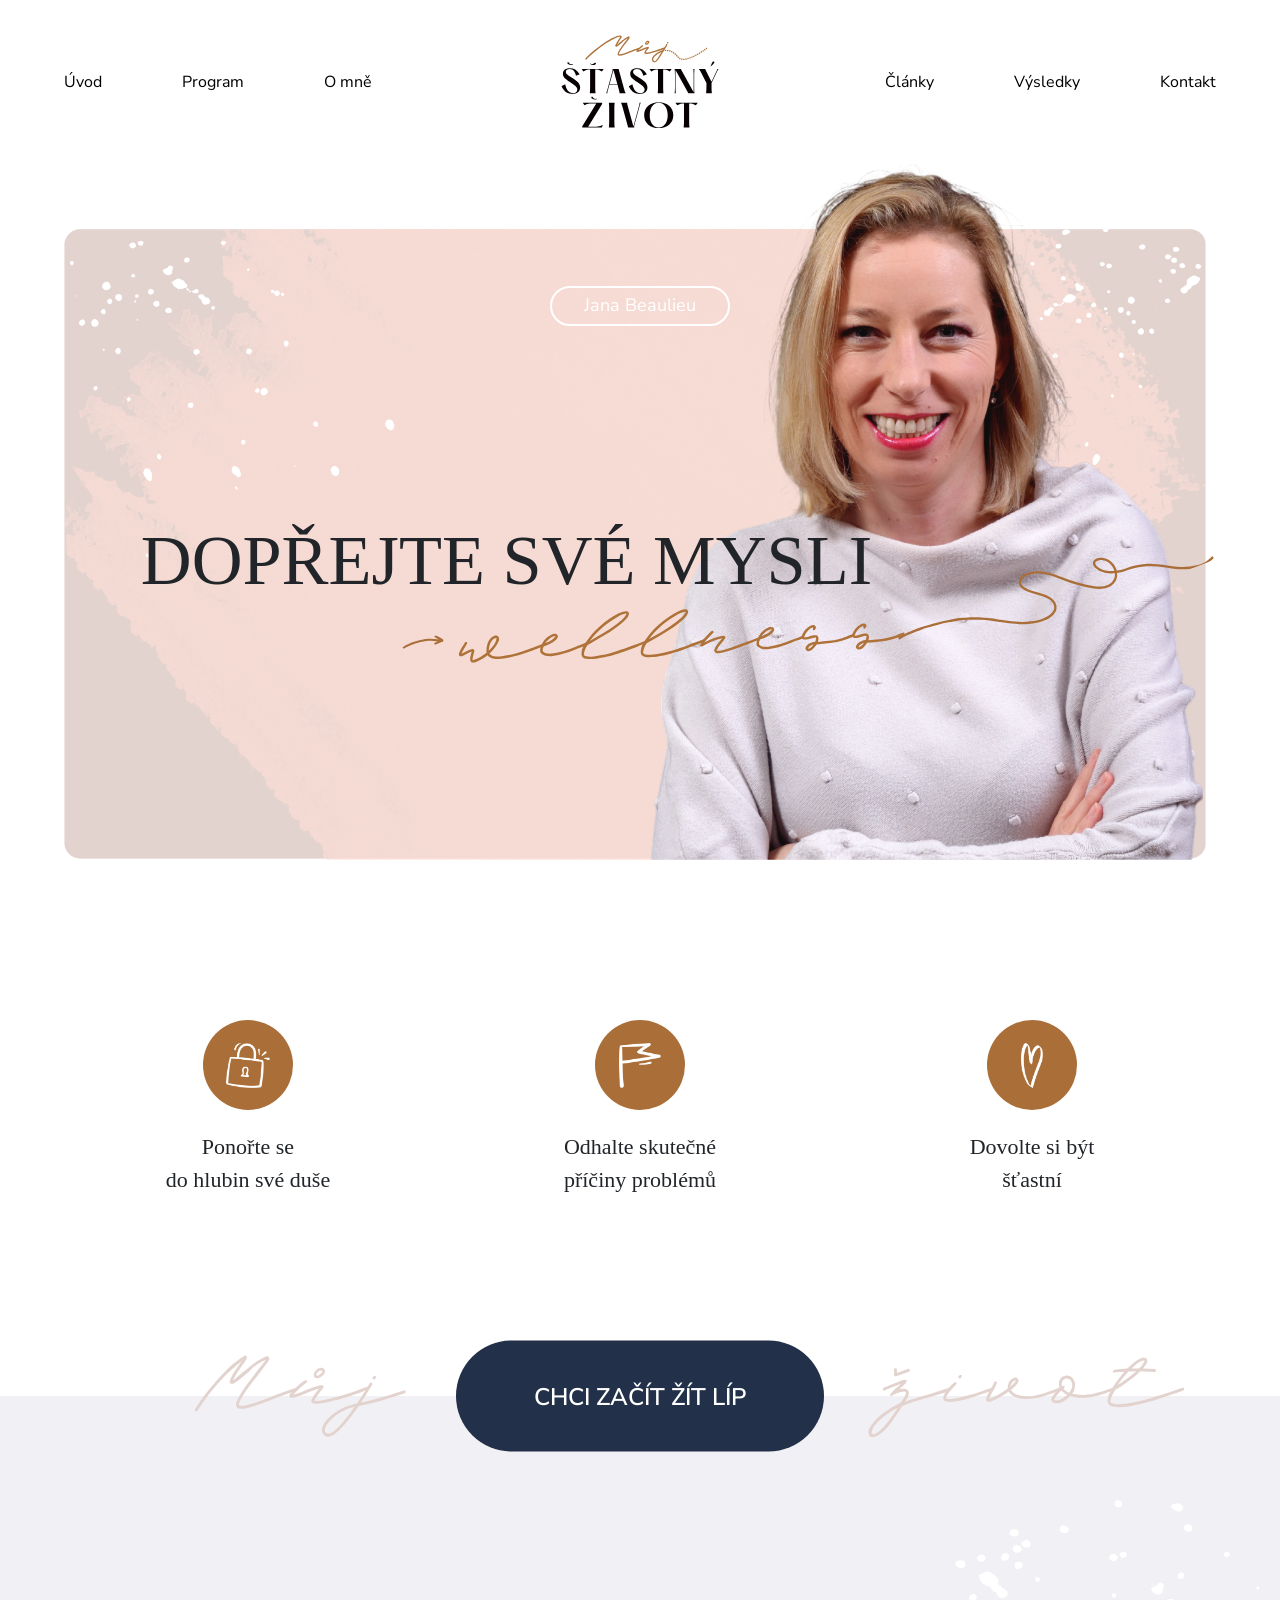
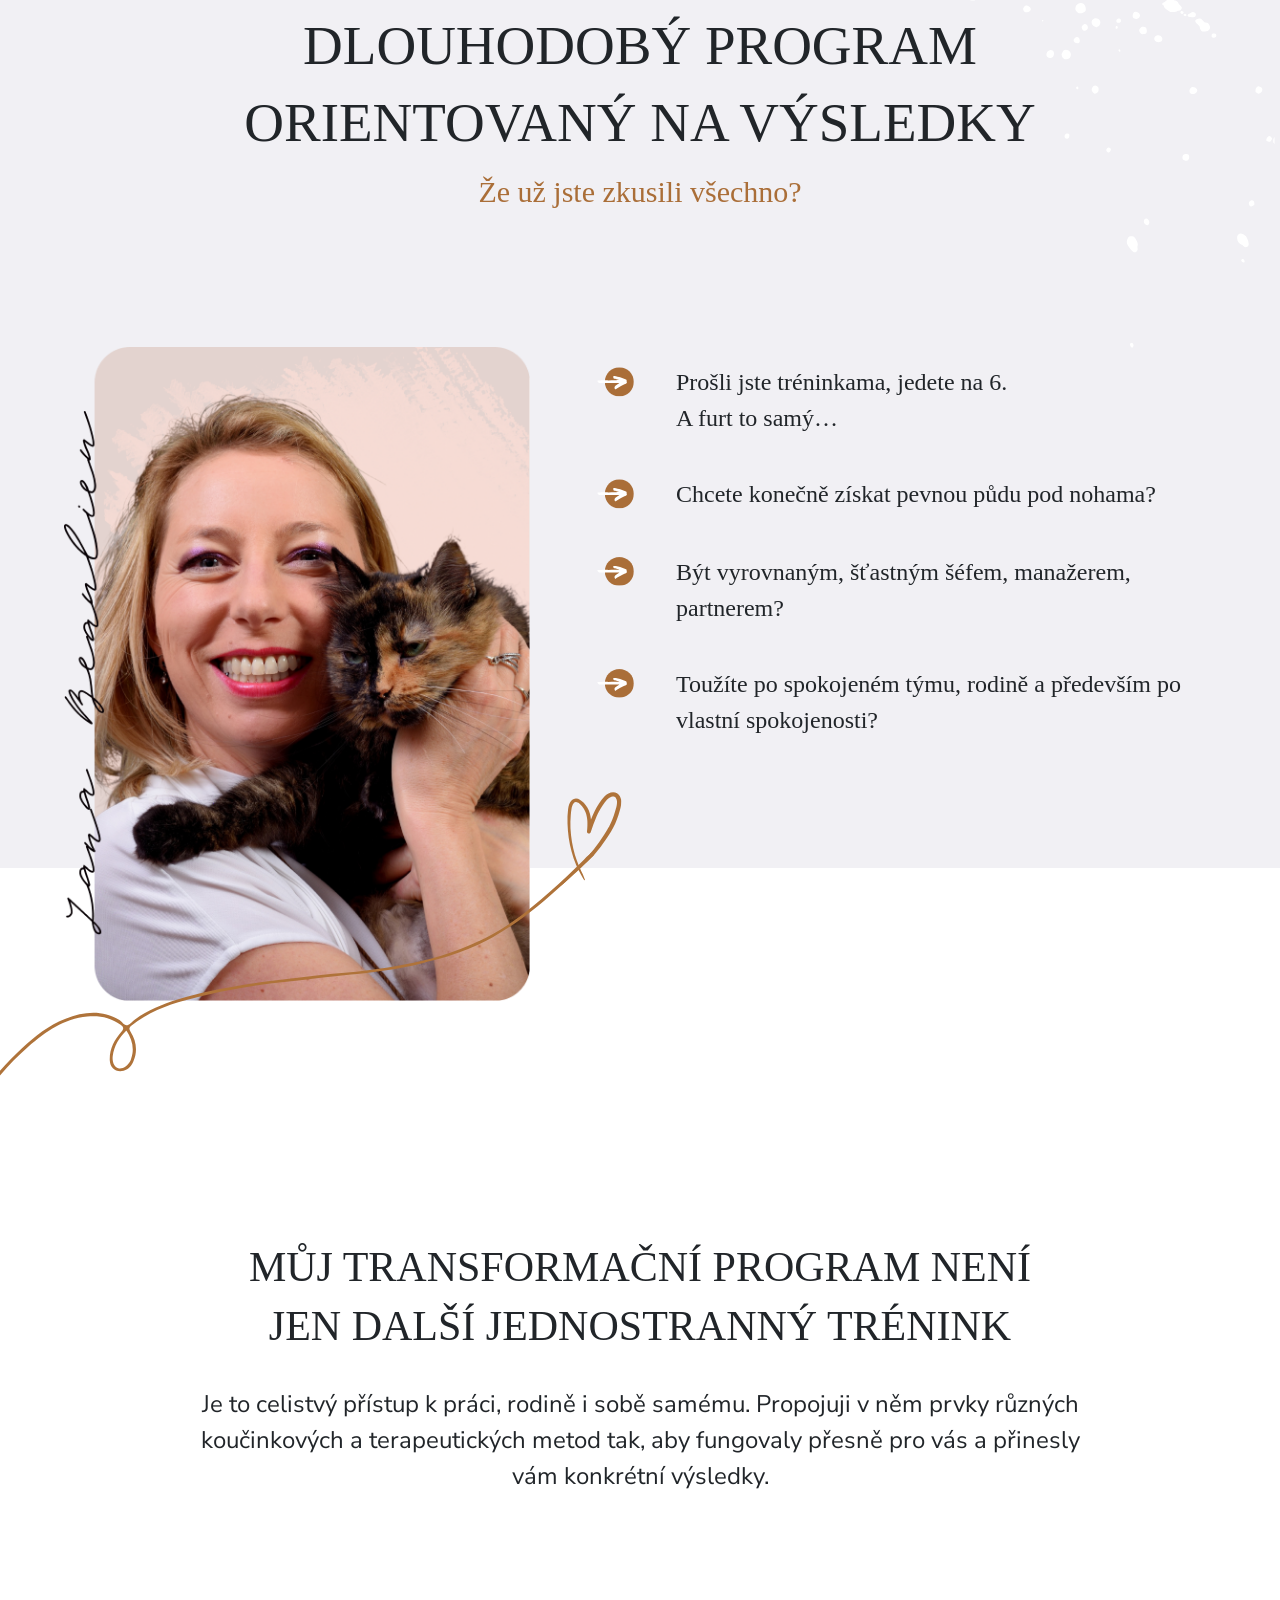
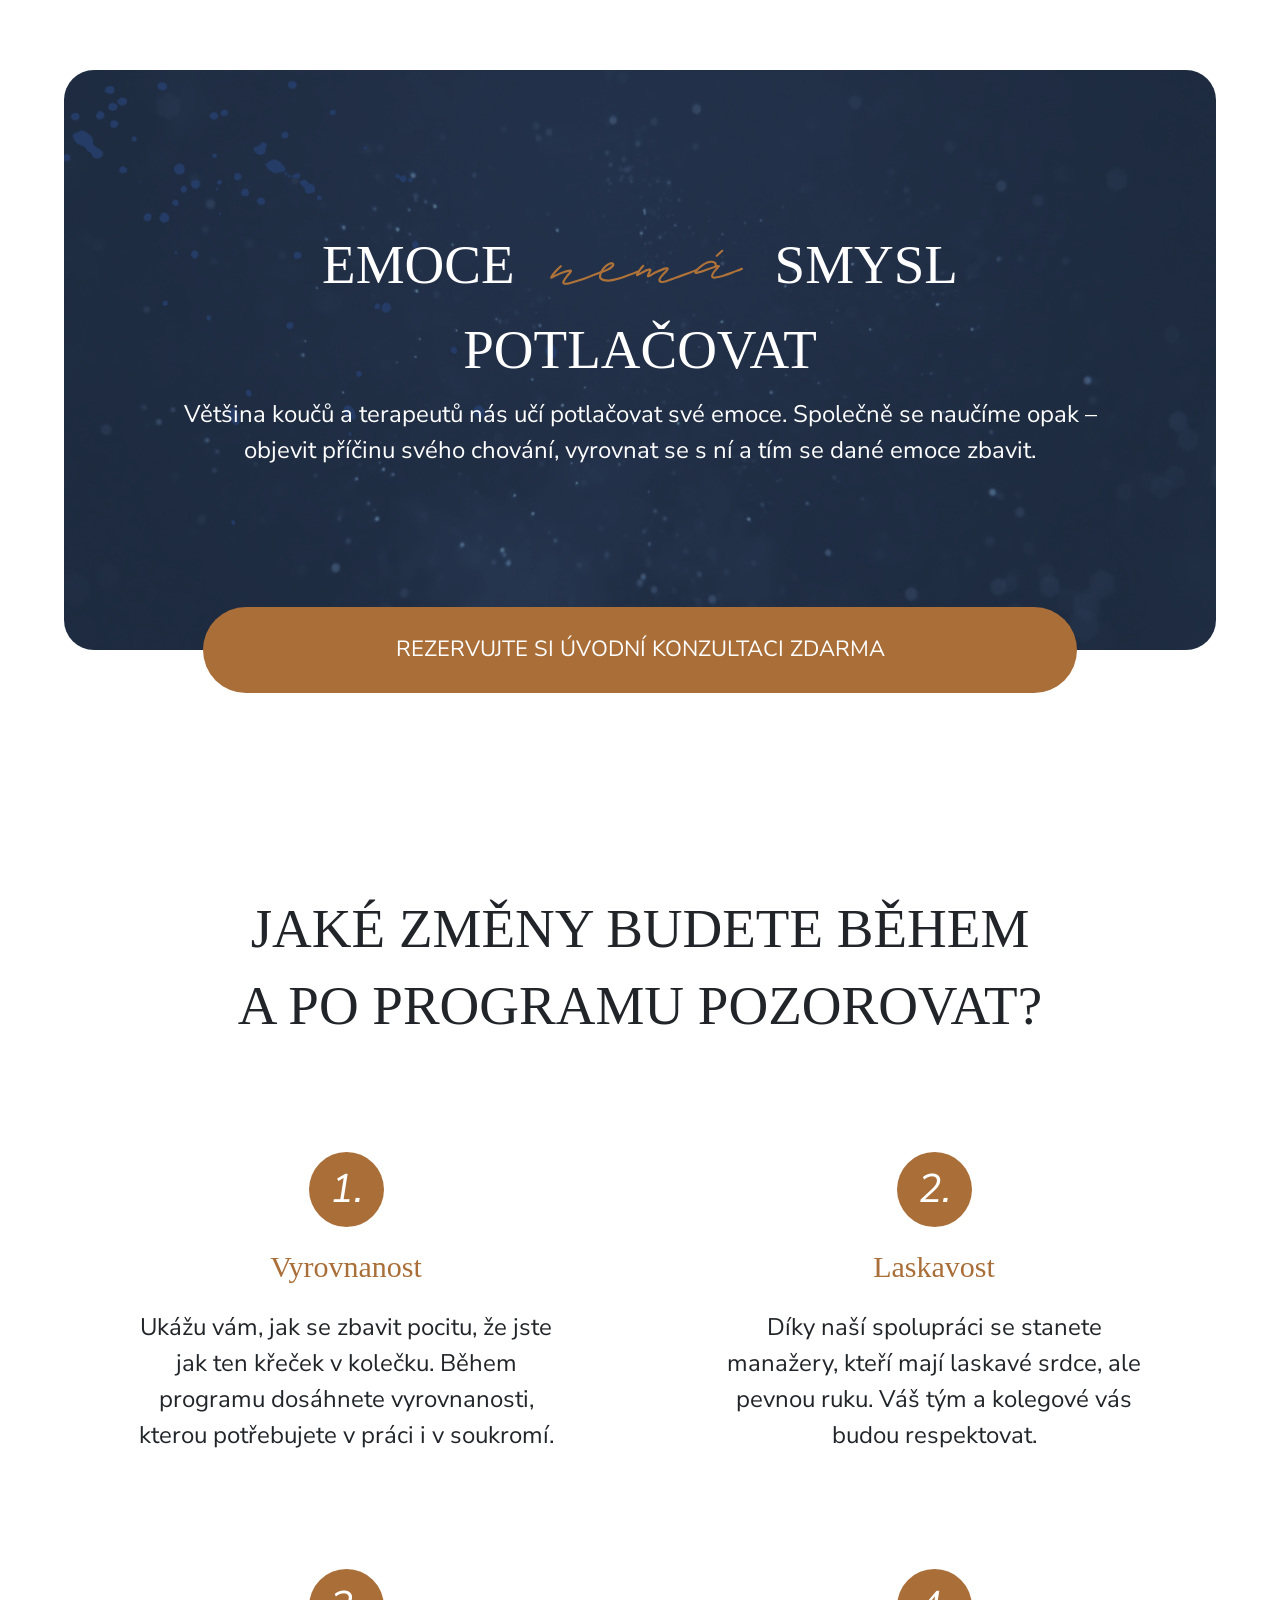
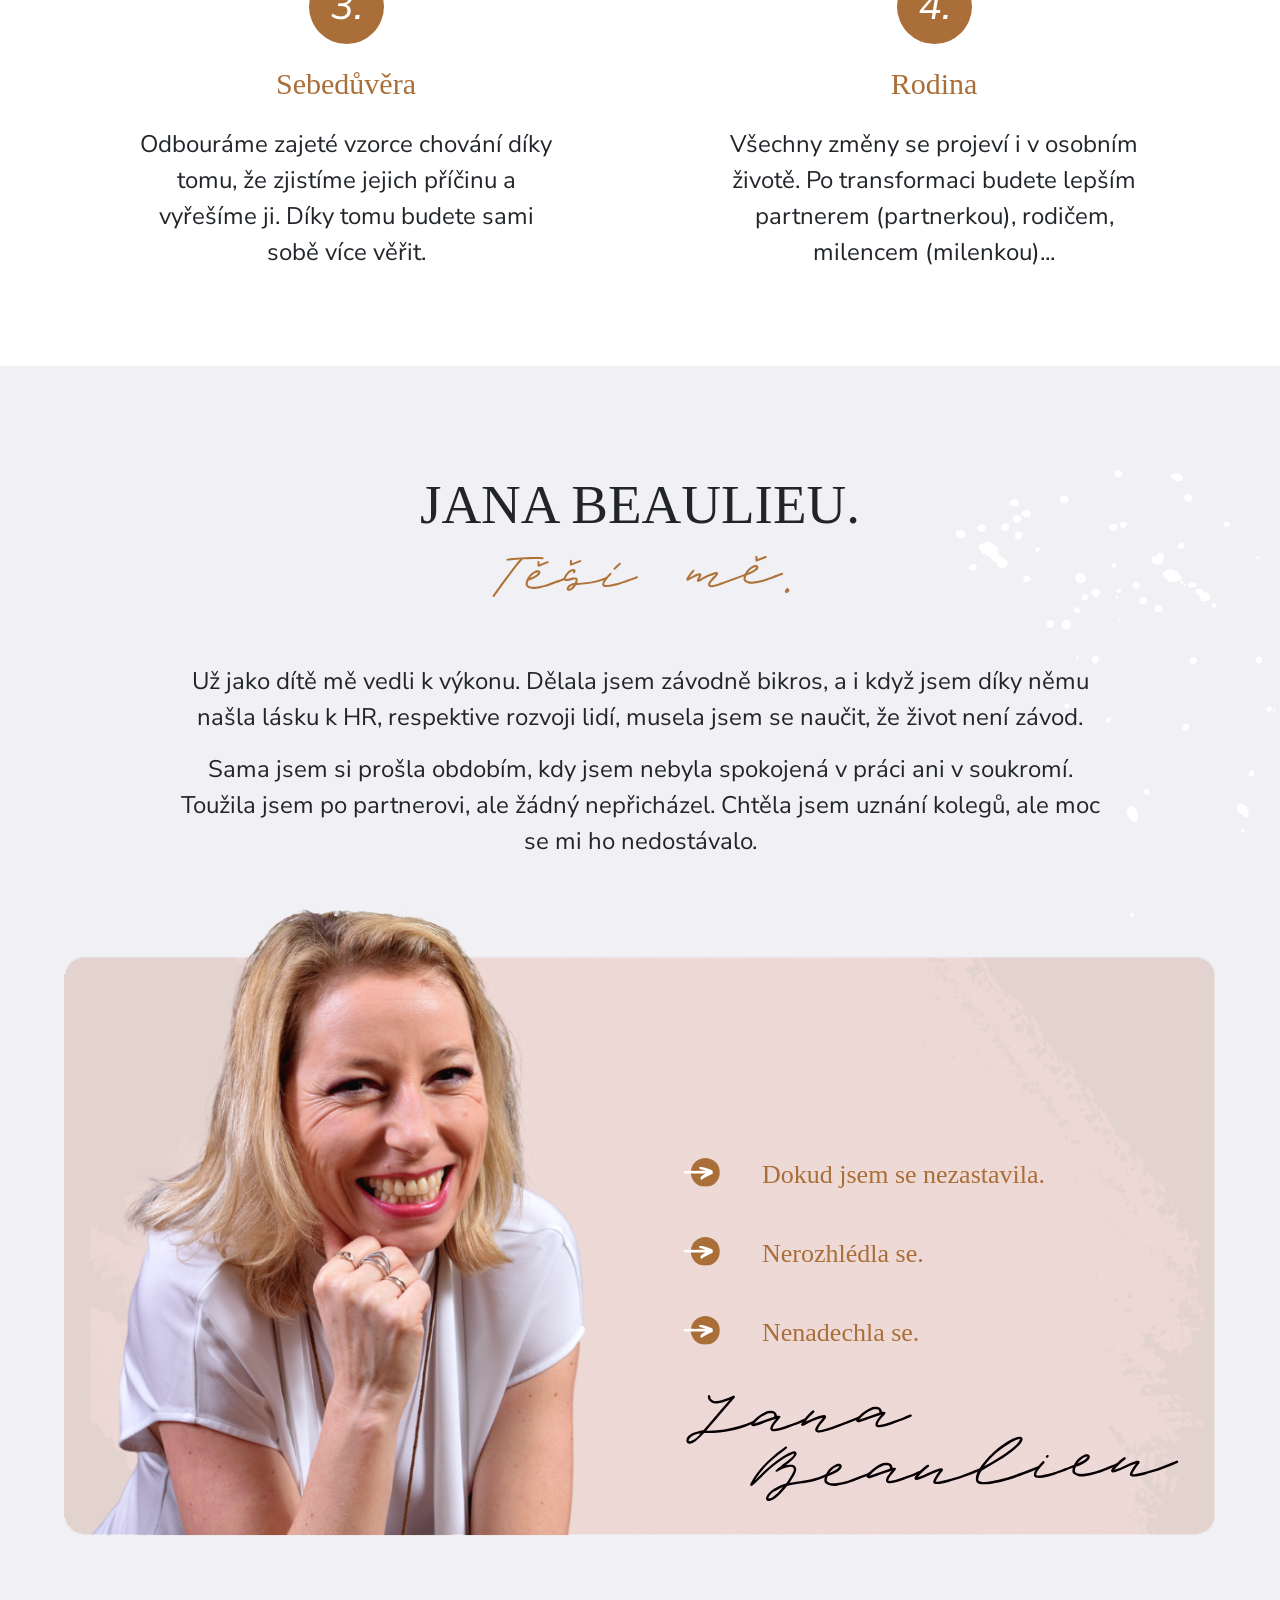
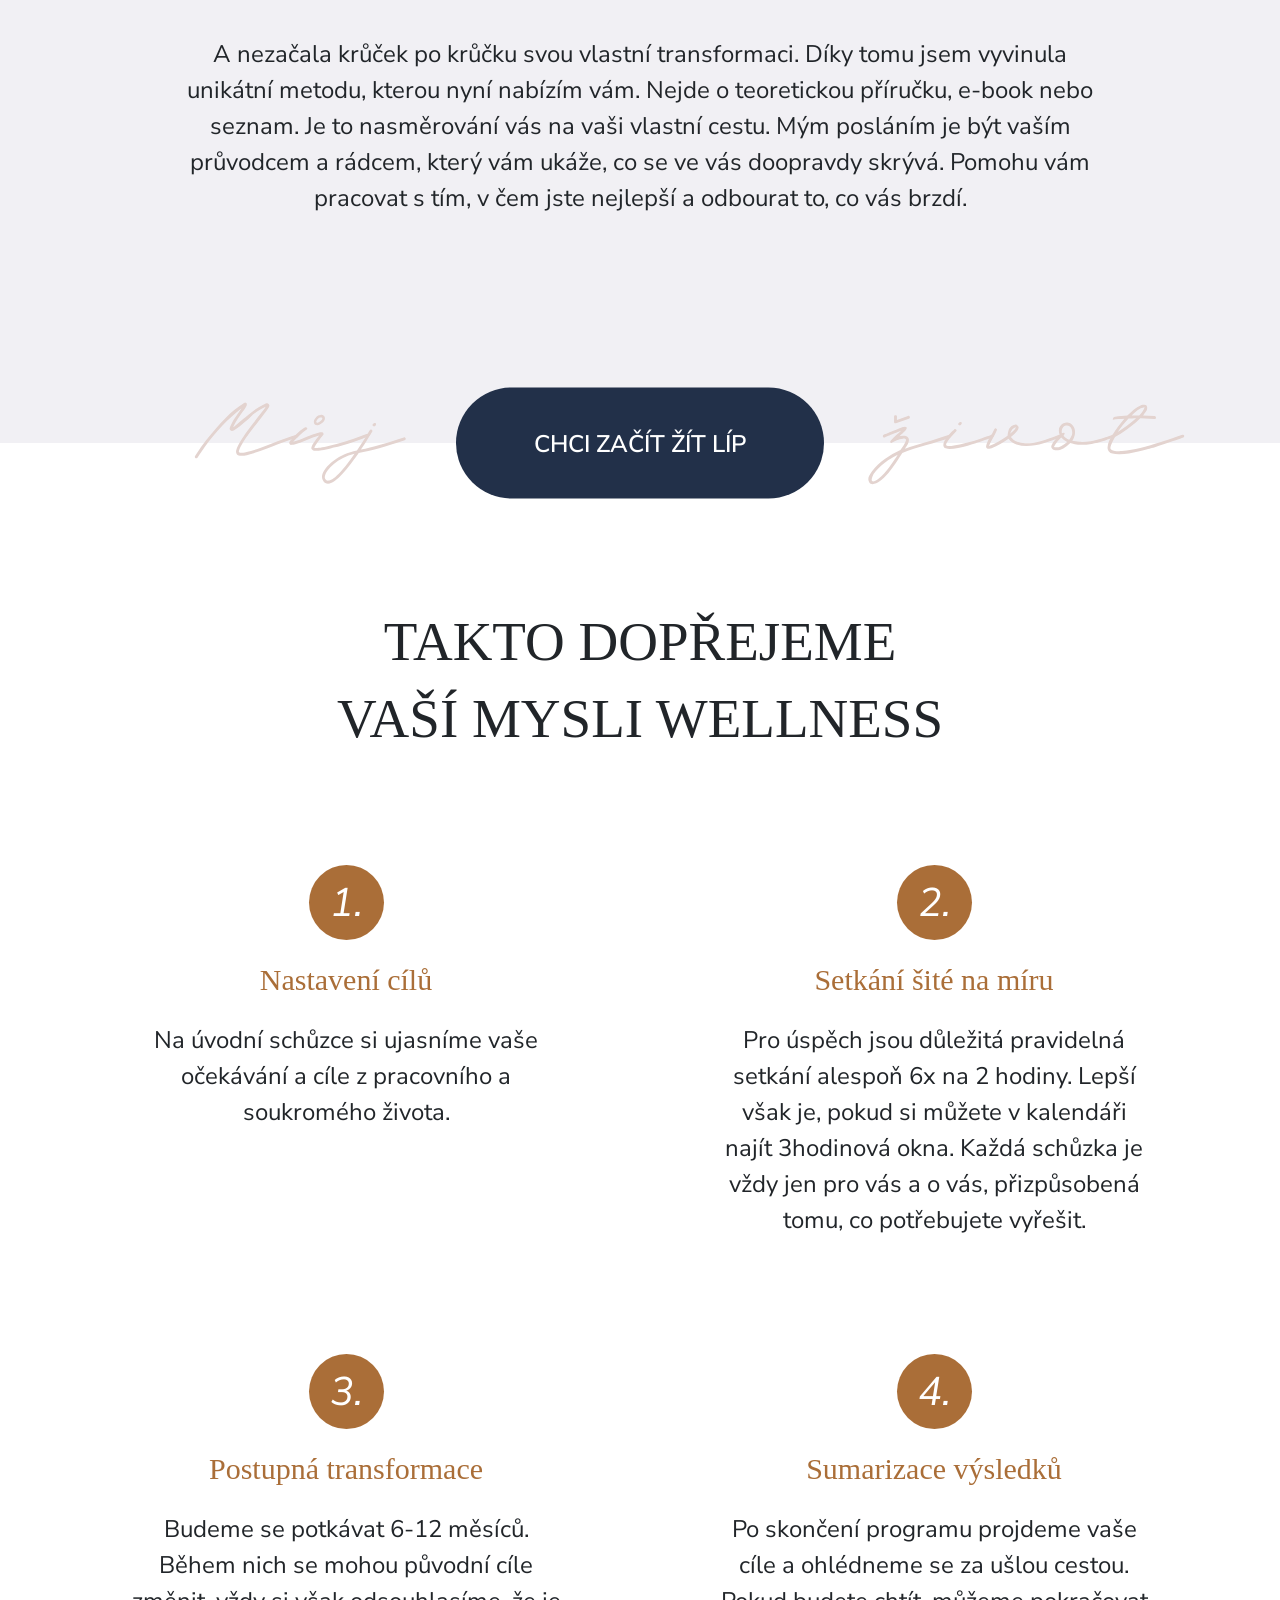
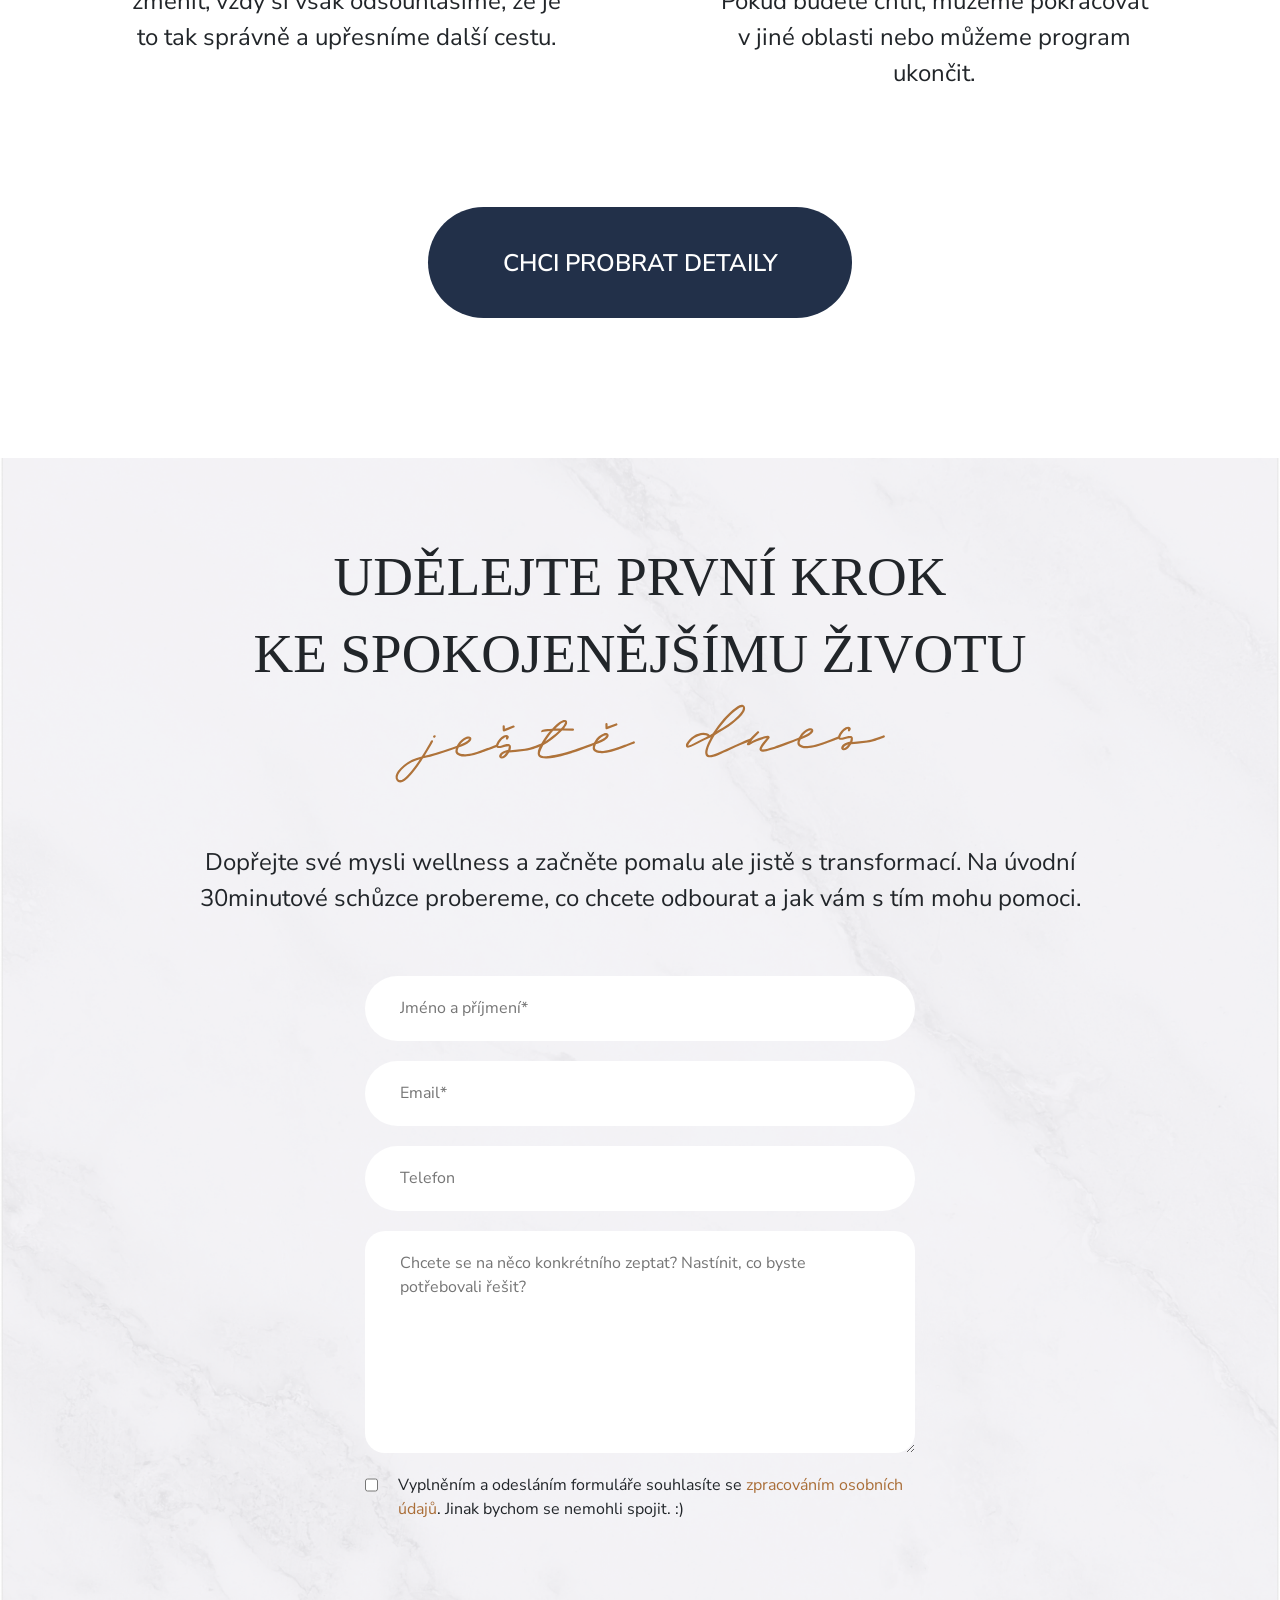
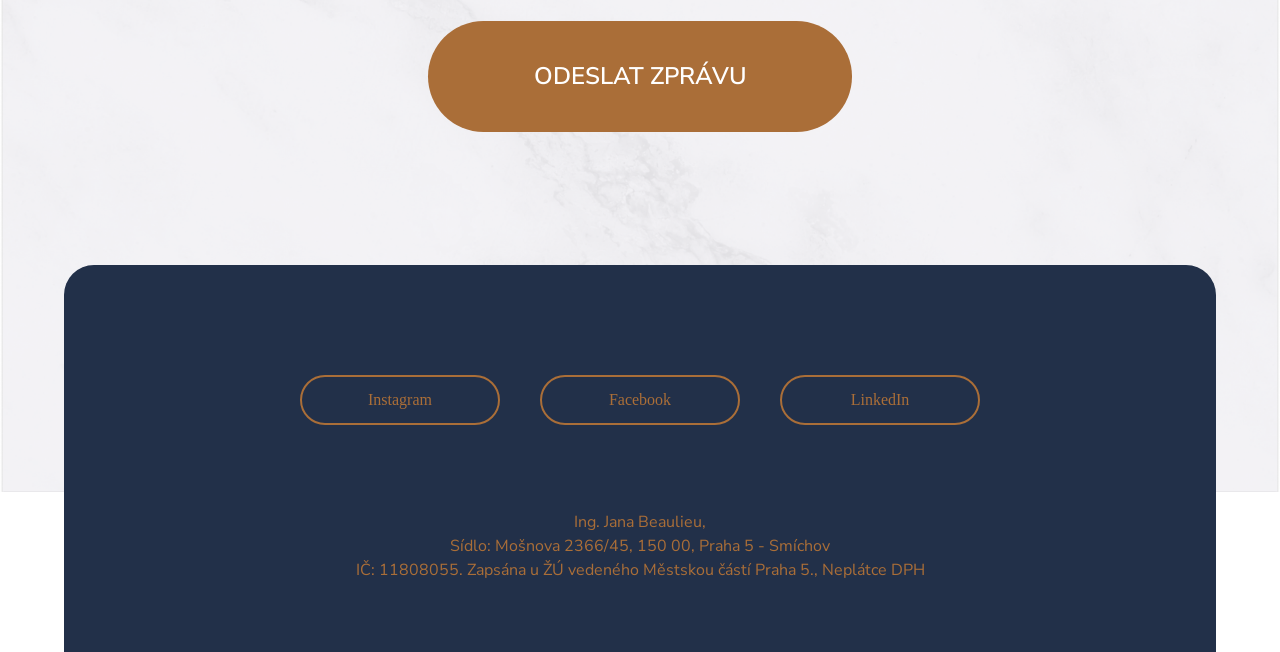
<file: app/index.html>
<!DOCTYPE html>
<html lang="en">
<head>
	<meta charset="utf-8">
    <meta name="viewport" content="width=device-width, initial-scale=1">
	<meta http-equiv="X-UA-Compatible" content="ie=edge">
	<title>Title</title>
	<link rel="preconnect" href="https://fonts.googleapis.com">

<link rel="preconnect" href="https://fonts.googleapis.com">
<link rel="preconnect" href="https://fonts.gstatic.com" crossorigin>
<link href="https://fonts.googleapis.com/css2?family=Dancing+Script:wght@400..700&family=Nunito+Sans:ital,opsz,wght@0,6..12,200..1000;1,6..12,200..1000&display=swap" rel="stylesheet">
<link href="https://db.onlinewebfonts.com/c/3147420f5573b22000d1e233cae7cdc9?family=PP+Hatton" rel="stylesheet">

	<link rel="stylesheet" href="https://stackpath.bootstrapcdn.com/bootstrap/5.0.0-alpha1/css/bootstrap.min.css" integrity="sha384-r4NyP46KrjDleawBgD5tp8Y7UzmLA05oM1iAEQ17CSuDqnUK2+k9luXQOfXJCJ4I" crossorigin="anonymous">
	<link rel="stylesheet" href="css/style.min.css">
</head>
<body>


	
<!-- start header -->
<header class="header">
	<div class="container">

		<div class="logo">
			<a href="index.html">
				<img src="img/logo.svg" alt="">
			</a>
		</div>

		<div class="menu-btn">
			<div class="menu-row"></div>
			<div class="menu-row"></div>
			<div class="menu-row"></div>
		</div>

		<div class="menu">
			<div class="menu__col">
				<ul>

					<li>
						<a href="">
							Úvod 
						</a>
					</li>

					<li>
						<a href="">
							Program  
						</a>
					</li>

					<li>
						<a href="">
							O mně 
						</a>
					</li>

				</ul>
			</div>
			<div class="menu__col">
				<ul>

					<li>
						<a href="blog.html">
							Články  
						</a>
					</li>

					<li>
						<a href="">
							Výsledky  
						</a>
					</li>

					<li>
						<a href="">
							Kontakt  
						</a>
					</li>

				</ul>
			</div>
		</div>
		
	</div>
</header>
<!-- end header -->

<!-- start main screen -->
<section class="main-screen">
	<div class="container">
		<div class="main-screen__content">

			<div class="main-screen__content-wrapper">
				<a href="" class="main-screen__btn">
				Jana Beaulieu
				</a>

			<h1 class="main-screen__title">
				Dopřejte své mysli
			</h1>
			<img src="img/signature.svg" alt="" class="signature__img">
			</div>
			
			<img src="img/ms.png" alt="" class="main-screen__img">
		</div>
		
	</div>
</section>
<!-- end main screen -->

<!-- start items section -->
<section class="items-section">
	<div class="container">
		<div class="row">

			<div class="col-lg-4">
				<div class="item">
					<div class="item__icon">
						<img src="img/icon1.png" alt="" class="item__icon-img">
					</div>
					<div class="item__title">
						Ponořte se <br>
do hlubin své duše
					</div>
				</div>
			</div>

			<div class="col-lg-4">
				<div class="item">
					<div class="item__icon">
						<img src="img/icon2.png" alt="" class="item__icon-img">
					</div>
					<div class="item__title">
						Odhalte skutečné <br>
						 příčiny problémů
					</div>
				</div>
			</div>

			<div class="col-lg-4">
				<div class="item">
					<div class="item__icon">
						<img src="img/icon3.png" alt="" class="item__icon-img">
					</div>
					<div class="item__title">
						Dovolte si být <br>
						šťastní
					</div>
				</div>
			</div>

		</div>
	</div>
</section>
<!-- end items section -->

<!-- start program section -->
<section class="program-section">


	<div class="program-row">
		<div class="container">
				<div class="row">

			

			<div class="col-lg-4" style="display: flex;justify-content: flex-end;">
				<img src="img/s1.svg" alt="">
			
				
			</div>

			<div class="col-lg-4">
				<div class="program-button">
			Chci začít žít líp</div>
		</div>

		<div class="col-lg-4">
<img src="img/s2.svg" alt="">
		</div>

			</div>
		</div>
	
		</div>
		
		
		

<div class="program-section__content">
	<div class="container">

		<h2 class="h2">
			Dlouhodobý program <br>
			orientovaný na výsledky
		</h2>

		<div class="sub-title">
			Že už jste zkusili všechno?
		</div>

		<div class="program-content-row">

			<div class="row">

			<div class="col-lg-5">
				<div class="program__photo-wrapper">
					
				</div>
				<img src="img/photo.png" alt="" class="program__photo">
				<img src="img/heart.svg" alt="" class="heart-img">
			</div>

			<div class="col-lg-7">
				<div class="program-list">

					<div class="program-item">
						<img src="img/icon.svg" alt="" class="program-item__icon">

						<div class="program-item__text">
							Prošli jste tréninkama, jedete na 6. <br> A furt to samý…
						</div>
					</div>

					<div class="program-item">
						<img src="img/icon.svg" alt="" class="program-item__icon">

						<div class="program-item__text">
							Chcete konečně získat pevnou půdu pod nohama?
						</div>
					</div>

					<div class="program-item">
						<img src="img/icon.svg" alt="" class="program-item__icon">

						<div class="program-item__text">
							Být vyrovnaným, šťastným šéfem, manažerem, partnerem?
						</div>
					</div>

					<div class="program-item">
						<img src="img/icon.svg" alt="" class="program-item__icon">

						<div class="program-item__text">
							Toužíte po spokojeném týmu, rodině a především po vlastní spokojenosti?
						</div>
					</div>


				</div>
			</div>
		</div>

		</div>

		

		</div>
	</div>
	
</section>
<!-- end program section -->
 
<!-- start text-section -->
<section class="section text-section">
	<div class="container">
		<h2 class="h2 h2-xs">
			Můj transformační program není <br>jen další jednostranný trénink
		</h2>
		<p class="p">
			Je to celistvý přístup k práci, rodině i sobě samému. Propojuji v něm prvky různých koučinkových a terapeutických metod tak, aby fungovaly přesně pro vás a přinesly vám konkrétní výsledky.
		</p>
	</div>
</section>
<!-- end text-section -->

<!-- start cta section -->
<section class="cta section">
	<div class="container">
		<div class="cta__content">
			<div class="cta__header">

				<div class="cta__header-row">
					<h2 class="h2">
						Emoce               
					</h2>

					<img src="img/im.svg" alt="" class="cta-img">
					<h2 class="h2">
						smysl
					</h2>
				</div>

				<h2 class="h2">
					potlačovat
				</h2>
			</div>

			<p class="p">
				Většina koučů a terapeutů nás učí potlačovat své emoce.
Společně se naučíme opak – objevit příčinu svého chování, vyrovnat se
s ní a tím se dané emoce zbavit.
			</p>

			<div class="cta-button">
				Rezervujte si úvodní konzultaci zdarma
			</div>
		</div>
	</div>
</section>
<!-- end cta section -->

<!-- start col section -->
<section class="section col-section">
	<div class="container">
		<h2 class="h2">
			Jaké změny budete během <br>
a po programu pozorovat?
		</h2>

		<div class="row">

			<div class="col-lg-6">
				<div class="col-item">
					<div class="col-item__num">
						1.
					</div>
					<h3 class="h3">
						Vyrovnanost
					</h3>
					<p class="p">
						Ukážu vám, jak se zbavit pocitu,
že jste jak ten křeček v kolečku. Během programu dosáhnete vyrovnanosti, kterou potřebujete
v práci i v soukromí.
					</p>
				</div>
			</div>

			<div class="col-lg-6">
				<div class="col-item">
					<div class="col-item__num">
						2.
					</div>
					<h3 class="h3">
						Laskavost
					</h3>
					<p class="p">
						Díky naší spolupráci se stanete manažery, kteří mají laskavé srdce, ale pevnou ruku. Váš tým a kolegové vás budou respektovat. 
					</p>
				</div>
			</div>

			<div class="col-lg-6">
				<div class="col-item">
					<div class="col-item__num">
						3.
					</div>
					<h3 class="h3">
						Sebedůvěra
					</h3>
					<p class="p">
						Odbouráme zajeté vzorce chování díky tomu, že zjistíme jejich příčinu a vyřešíme ji. Díky tomu budete sami sobě více věřit.
					</p>
				</div>
			</div>

			<div class="col-lg-6">
				<div class="col-item">
					<div class="col-item__num">
						4.
					</div>
					<h3 class="h3">
						Rodina
					</h3>
					<p class="p">
						Všechny změny se projeví
i v osobním životě. Po transformaci budete lepším partnerem (partnerkou), rodičem, milencem (milenkou)...
					</p>
				</div>
			</div>

		</div>
	</div>
</section>
<!-- end col section -->

<!-- start program section -->
<section class="program-section grey-section">	

<div class="program-section__content">
	<div class="container">

		<h2 class="h2">
			Jana Beaulieu.
		</h2>

		<img src="img/text-img.svg" alt="" class="text-img">
		<p class="p p-text">
			Už jako dítě mě vedli k výkonu. Dělala jsem závodně bikros, a i když jsem díky němu našla lásku k HR, respektive rozvoji lidí, musela jsem se naučit, že život není závod.
		</p>
		<p class="p p-text">
			Sama jsem si prošla obdobím, kdy jsem nebyla spokojená v práci ani v soukromí. Toužila jsem po partnerovi, ale žádný nepřicházel. Chtěla jsem uznání kolegů,
ale moc se mi ho nedostávalo.
		</p>

		<div class="about-wrapper">
			<img src="img/bg2.png" alt="" class="about-img">
<div class="about-wrapper__content">
	<div class="program-list">

		<div class="program-item">
			<img src="img/icon.svg" alt="" class="program-item__icon">

			<div class="program-item__text">
				Dokud jsem se nezastavila.
			</div>
		</div>

		<div class="program-item">
			<img src="img/icon.svg" alt="" class="program-item__icon">

			<div class="program-item__text">
				Nerozhlédla se. 
			</div>
		</div>

		<div class="program-item">
			<img src="img/icon.svg" alt="" class="program-item__icon">

			<div class="program-item__text">
				Nenadechla se.
			</div>
		</div>

		<img src="img/name.svg" alt="" class="img-name">


	</div>

	
</div>
		</div>
		<p class="p p-text p-padding">
			A nezačala krůček po krůčku svou vlastní transformaci. Díky tomu jsem vyvinula unikátní metodu, kterou nyní nabízím vám. Nejde o teoretickou příručku, e-book nebo seznam. Je to nasměrování vás na vaši vlastní cestu. Mým posláním je být vaším průvodcem a rádcem, který vám ukáže, co se ve vás doopravdy skrývá. Pomohu vám pracovat s tím, v čem jste nejlepší a odbourat to, co vás brzdí.
		</p>
		</div>

		
	</div>



	<div class="program-row">
		<div class="container">
				<div class="row">

			

			<div class="col-lg-4" style="display: flex;justify-content: flex-end;">
				<img src="img/s1.svg" alt="">
			</div>

			<div class="col-lg-4">
				<div class="program-button">
			Chci začít žít líp</div>
		</div>

		<div class="col-lg-4">
<img src="img/s2.svg" alt="">
		</div>

			</div>
		</div>
	
		</div>
	
</section>
<!-- end program section -->

<!-- start col section -->
<section class="section col-section">
	<div class="container">
		<h2 class="h2">
			Takto dopřejeme <br>
vaší mysli wellness
		</h2>

		<div class="row">

			<div class="col-lg-6">
				<div class="col-item">
					<div class="col-item__num">
						1.
					</div>
					<h3 class="h3">
						Nastavení cílů
					</h3>
					<p class="p">
						Na úvodní schůzce si ujasníme vaše očekávání a cíle z pracovního
a soukromého života.
					</p>
				</div>
			</div>

			<div class="col-lg-6">
				<div class="col-item">
					<div class="col-item__num">
						2.
					</div>
					<h3 class="h3">
						Setkání šité na míru
					</h3>
					<p class="p">
						Pro úspěch jsou důležitá pravidelná setkání alespoň 6x na 2 hodiny. Lepší však je, pokud si můžete v kalendáři najít 3hodinová okna. Každá schůzka je vždy jen pro vás a o vás, přizpůsobená tomu,
co potřebujete vyřešit. 
					</p>
				</div>
			</div>

			<div class="col-lg-6">
				<div class="col-item">
					<div class="col-item__num">
						3.
					</div>
					<h3 class="h3">
						Postupná transformace
					</h3>
					<p class="p">
						Budeme se potkávat 6-12 měsíců. Během nich se mohou původní cíle změnit, vždy si však odsouhlasíme,
že je to tak správně a upřesníme další cestu.
					</p>
				</div>
			</div>

			<div class="col-lg-6">
				<div class="col-item">
					<div class="col-item__num">
						4.
					</div>
					<h3 class="h3">
						Sumarizace výsledků
					</h3>
					<p class="p">
						Po skončení programu projdeme vaše cíle a ohlédneme se za ušlou cestou. Pokud budete chtít, můžeme pokračovat v jiné oblasti nebo můžeme program ukončit.
					</p>
				</div>
			</div>

		</div>

		<div class="button-wrapper">
			<div class="program-button">
			Chci probrat detaily</div>
		</div>
		
	</div>
</section>
<!-- end col section -->

<!-- start form section -->
<section class="form-section section">
	<div class="container">
		<h2 class="h2">
			Udělejte první krok <br>
			ke spokojenějšímu životu
		</h2>
		<img src="img/text2.svg" alt="" class="form-text">

		<p class="p p-text">
			Dopřejte své mysli wellness a začněte pomalu ale jistě s transformací.
Na úvodní 30minutové schůzce probereme, co chcete odbourat a jak vám s tím mohu pomoci. 
		</p>

		<form action="" class="form">
			<input type="text" placeholder="Jméno a příjmení*" class="input">
			<input type="text" placeholder="Email*" class="input">
			<input type="text" placeholder="Telefon" class="input">
			<textarea name="" id="" placeholder="Chcete se na něco konkrétního zeptat? Nastínit, co byste potřebovali řešit? "></textarea>

			<div class="checkbox-row">
				<input type="checkbox">
				<label for="">Vyplněním a odesláním formuláře souhlasíte se <a href="">zpracováním osobních údajů</a>. Jinak bychom se nemohli spojit. :) </label>
			</div>

			<div class="button-wrapper">
				<div class="program-button">
					odeslat zprávu</div>
			</div>

		</form>
	</div>
</section>
<!-- end form section -->

<footer class="footer">
<div class="container">

	<div class="footer-buttons">
		<a href="">Instagram</a>
		<a href="">Facebook</a>
		<a href="">LinkedIn</a>
	</div>
	<div class="copy">
		<p>Ing. Jana Beaulieu,</p>
		<p>
			Sídlo: Mošnova 2366/45, 150 00, Praha 5 - Smíchov <br>
			IČ: 11808055. Zapsána u ŽÚ vedeného Městskou částí Praha 5., Neplátce DPH
		</p>
	</div>
</div>
</footer>

 <script
  src="https://code.jquery.com/jquery-3.5.1.slim.min.js"
  integrity="sha256-4+XzXVhsDmqanXGHaHvgh1gMQKX40OUvDEBTu8JcmNs="
  crossorigin="anonymous"></script>
	<script src="js/main.js"></script>
</body>
</html>
</file>
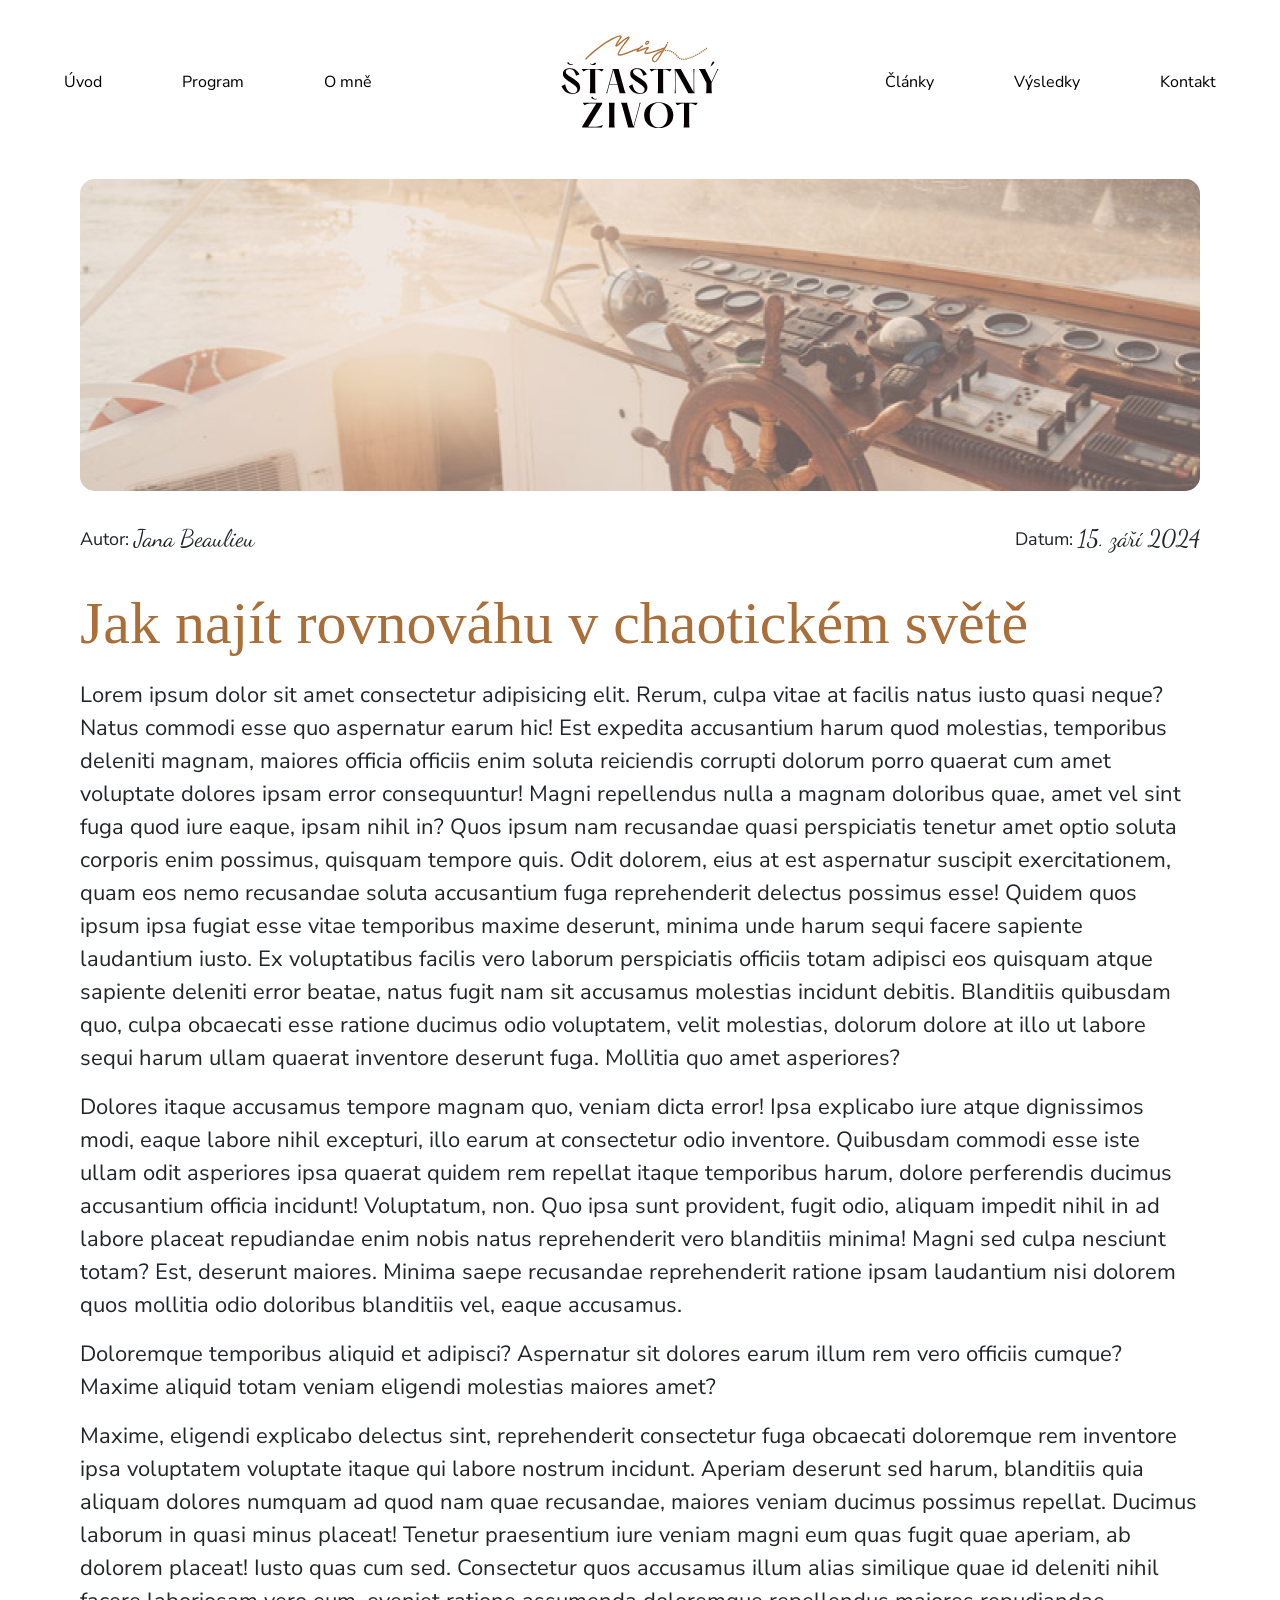
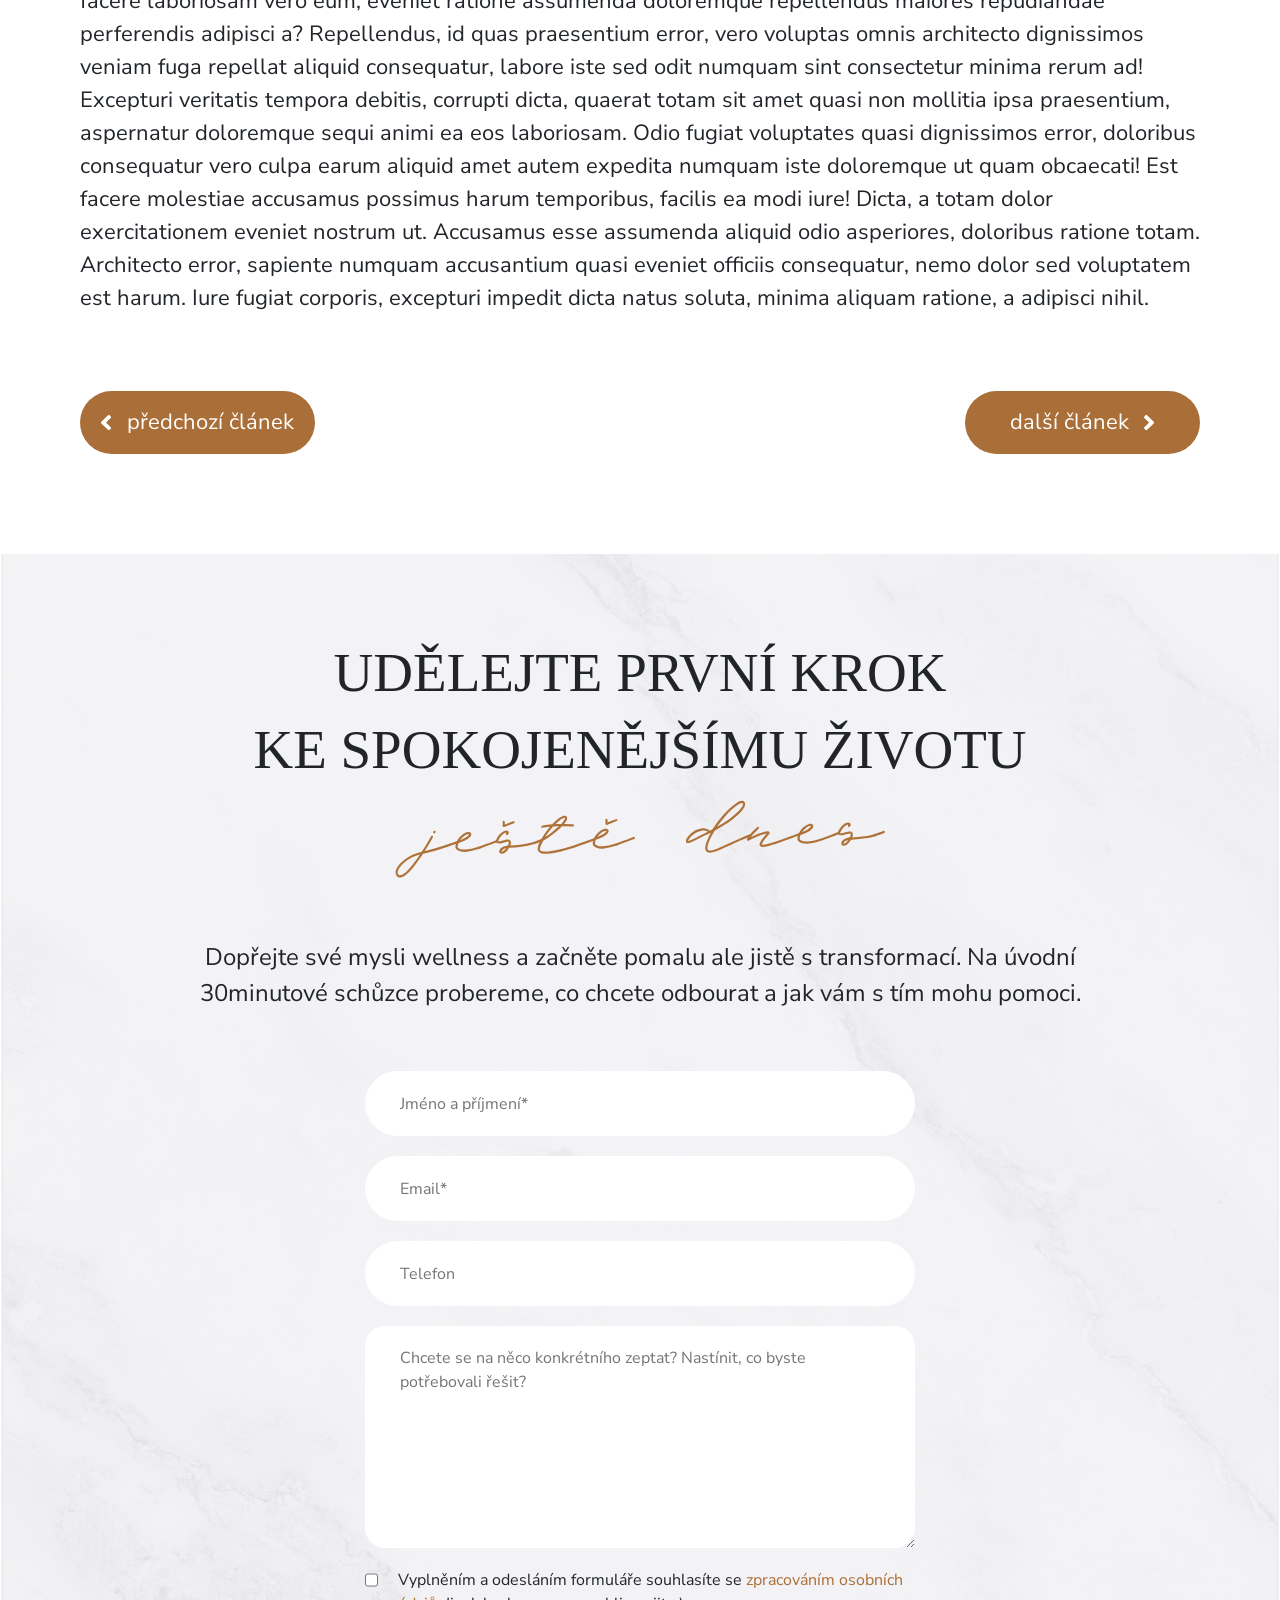
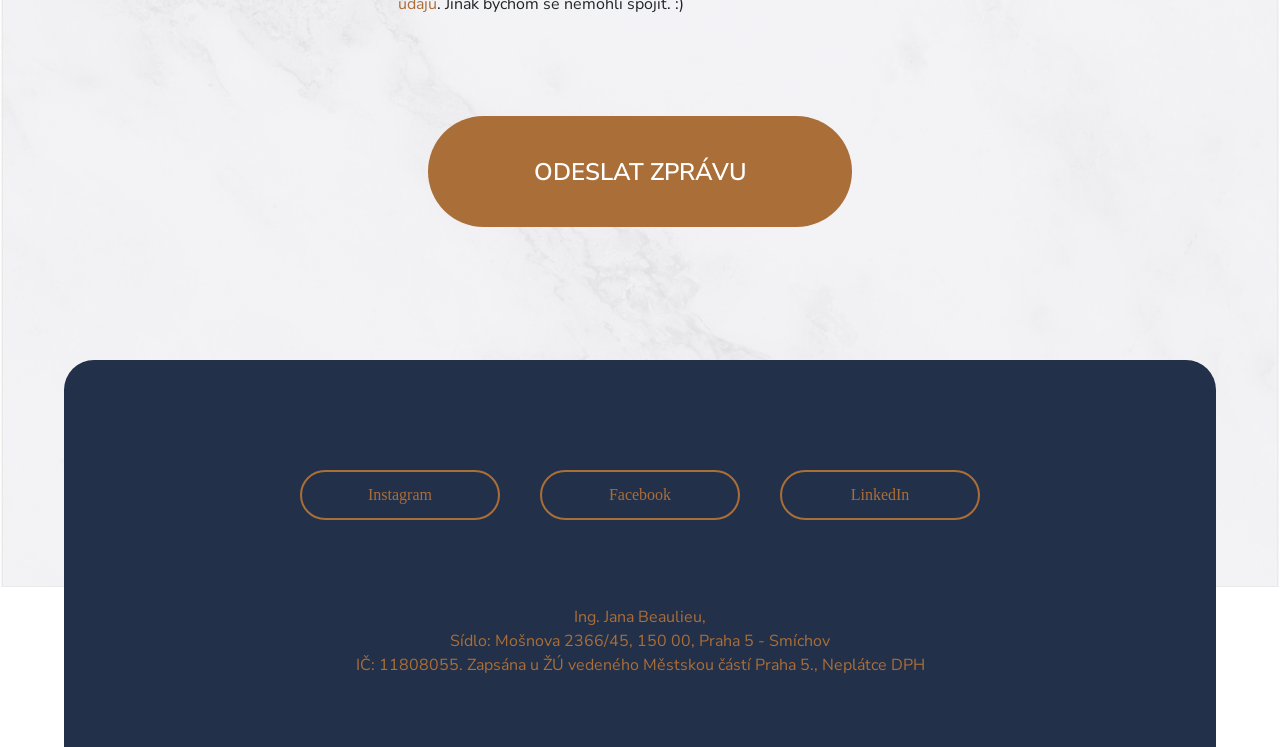
<file: app/article.html>
<!DOCTYPE html>
<html lang="en">
<head>
	<meta charset="utf-8">
    <meta name="viewport" content="width=device-width, initial-scale=1">
	<meta http-equiv="X-UA-Compatible" content="ie=edge">
	<title>Title</title>
	<link rel="preconnect" href="https://fonts.googleapis.com">

<link rel="preconnect" href="https://fonts.googleapis.com">
<link rel="preconnect" href="https://fonts.gstatic.com" crossorigin>
<link href="https://fonts.googleapis.com/css2?family=Dancing+Script:wght@400..700&family=Nunito+Sans:ital,opsz,wght@0,6..12,200..1000;1,6..12,200..1000&display=swap" rel="stylesheet">
<link href="https://db.onlinewebfonts.com/c/3147420f5573b22000d1e233cae7cdc9?family=PP+Hatton" rel="stylesheet">

	<link rel="stylesheet" href="https://stackpath.bootstrapcdn.com/bootstrap/5.0.0-alpha1/css/bootstrap.min.css" integrity="sha384-r4NyP46KrjDleawBgD5tp8Y7UzmLA05oM1iAEQ17CSuDqnUK2+k9luXQOfXJCJ4I" crossorigin="anonymous">
	<link rel="stylesheet" href="css/style.min.css">
</head>
<body>


	
<!-- start header -->
<header class="header">
	<div class="container">

		<div class="logo">
			<a href="index.html">
				<img src="img/logo.svg" alt="">
			</a>
		</div>

		<div class="menu-btn">
			<div class="menu-row"></div>
			<div class="menu-row"></div>
			<div class="menu-row"></div>
		</div>

		<div class="menu">
			<div class="menu__col">
				<ul>

					<li>
						<a href="">
							Úvod 
						</a>
					</li>

					<li>
						<a href="">
							Program  
						</a>
					</li>

					<li>
						<a href="">
							O mně 
						</a>
					</li>

				</ul>
			</div>
			<div class="menu__col">
				<ul>

					<li>
						<a href="">
							Články  
						</a>
					</li>

					<li>
						<a href="">
							Výsledky  
						</a>
					</li>

					<li>
						<a href="">
							Kontakt  
						</a>
					</li>

				</ul>
			</div>
		</div>
		
	</div>
</header>
<!-- end header -->

<!-- start article content -->
<section class="article">
	<div class="container">

		<div class="article-cover__wrapper">
			<img src="img/article-cover.png" alt="" class="article-cover">
		</div>

		<div class="blog__item-header article__header">

			<div class="blog__item-left">
				<div class="blog__item-header-title">
					Autor:
				</div>

				<div class="blog__item-author">
					Jana Beaulieu
				</div>
			</div>

			<div class="blog__item-right">

				<div class="blog__item-header-title">
					Datum:
				</div>

				<div class="blog__item-date">
					15. září 2024 
				</div>
			</div>

		</div>

		<div class="article-title">
			Jak najít rovnováhu v chaotickém světě
		</div>

		<div class="article-text">

			<p>
				Lorem ipsum dolor sit amet consectetur adipisicing elit. Rerum, culpa vitae at facilis natus iusto quasi neque? Natus commodi esse quo aspernatur earum hic! Est expedita accusantium harum quod molestias, temporibus deleniti magnam, maiores officia officiis enim soluta reiciendis corrupti dolorum porro quaerat cum amet voluptate dolores ipsam error consequuntur! Magni repellendus nulla a magnam doloribus quae, amet vel sint fuga quod iure eaque, ipsam nihil in? Quos ipsum nam recusandae quasi perspiciatis tenetur amet optio soluta corporis enim possimus, quisquam tempore quis. Odit dolorem, eius at est aspernatur suscipit exercitationem, quam eos nemo recusandae soluta accusantium fuga reprehenderit delectus possimus esse! Quidem quos ipsum ipsa fugiat esse vitae temporibus maxime deserunt, minima unde harum sequi facere sapiente laudantium iusto. Ex voluptatibus facilis vero laborum perspiciatis officiis totam adipisci eos quisquam atque sapiente deleniti error beatae, natus fugit nam sit accusamus molestias incidunt debitis. Blanditiis quibusdam quo, culpa obcaecati esse ratione ducimus odio voluptatem, velit molestias, dolorum dolore at illo ut labore sequi harum ullam quaerat inventore deserunt fuga. Mollitia quo amet asperiores?
			</p>

			<p>
				Dolores itaque accusamus tempore magnam quo, veniam dicta error! Ipsa explicabo iure atque dignissimos modi, eaque labore nihil excepturi, illo earum at consectetur odio inventore. Quibusdam commodi esse iste ullam odit asperiores ipsa quaerat quidem rem repellat itaque temporibus harum, dolore perferendis ducimus accusantium officia incidunt! Voluptatum, non. Quo ipsa sunt provident, fugit odio, aliquam impedit nihil in ad labore placeat repudiandae enim nobis natus reprehenderit vero blanditiis minima! Magni sed culpa nesciunt totam? Est, deserunt maiores. Minima saepe recusandae reprehenderit ratione ipsam laudantium nisi dolorem quos mollitia odio doloribus blanditiis vel, eaque accusamus.
			</p>

			<p>

Doloremque temporibus aliquid et adipisci? Aspernatur sit dolores earum illum rem vero officiis cumque? Maxime aliquid totam veniam eligendi molestias maiores amet?
			</p>

			<p>
				Maxime, eligendi explicabo delectus sint, reprehenderit consectetur fuga obcaecati doloremque rem inventore ipsa voluptatem voluptate itaque qui labore nostrum incidunt. Aperiam deserunt sed harum, blanditiis quia aliquam dolores numquam ad quod nam quae recusandae, maiores veniam ducimus possimus repellat. Ducimus laborum in quasi minus placeat! Tenetur praesentium iure veniam magni eum quas fugit quae aperiam, ab dolorem placeat! Iusto quas cum sed. Consectetur quos accusamus illum alias similique quae id deleniti nihil facere laboriosam vero eum, eveniet ratione assumenda doloremque repellendus maiores repudiandae perferendis adipisci a? Repellendus, id quas praesentium error, vero voluptas omnis architecto dignissimos veniam fuga repellat aliquid consequatur, labore iste sed odit numquam sint consectetur minima rerum ad! Excepturi veritatis tempora debitis, corrupti dicta, quaerat totam sit amet quasi non mollitia ipsa praesentium, aspernatur doloremque sequi animi ea eos laboriosam. Odio fugiat voluptates quasi dignissimos error, doloribus consequatur vero culpa earum aliquid amet autem expedita numquam iste doloremque ut quam obcaecati! Est facere molestiae accusamus possimus harum temporibus, facilis ea modi iure! Dicta, a totam dolor exercitationem eveniet nostrum ut. Accusamus esse assumenda aliquid odio asperiores, doloribus ratione totam. Architecto error, sapiente numquam accusantium quasi eveniet officiis consequatur, nemo dolor sed voluptatem est harum. Iure fugiat corporis, excepturi impedit dicta natus soluta, minima aliquam ratione, a adipisci nihil.
			</p>

		</div>

		<div class="article-footer">

			<div class="prev-article">
				<img src="img/prev.svg" alt="">
				předchozí článek
			</div>

			<div class="next-article">
				další článek
				<img src="img/next.svg" alt="">
			</div>

		</div>
		
	</div>
</section>
<!-- and article content -->



<!-- start form section -->
<section class="form-section section">
	<div class="container">
		<h2 class="h2">
			Udělejte první krok <br>
			ke spokojenějšímu životu
		</h2>
		<img src="img/text2.svg" alt="" class="form-text">

		<p class="p p-text">
			Dopřejte své mysli wellness a začněte pomalu ale jistě s transformací.
Na úvodní 30minutové schůzce probereme, co chcete odbourat a jak vám s tím mohu pomoci. 
		</p>

		<form action="" class="form">
			<input type="text" placeholder="Jméno a příjmení*" class="input">
			<input type="text" placeholder="Email*" class="input">
			<input type="text" placeholder="Telefon" class="input">
			<textarea name="" id="" placeholder="Chcete se na něco konkrétního zeptat? Nastínit, co byste potřebovali řešit? "></textarea>

			<div class="checkbox-row">
				<input type="checkbox">
				<label for="">Vyplněním a odesláním formuláře souhlasíte se <a href="">zpracováním osobních údajů</a>. Jinak bychom se nemohli spojit. :) </label>
			</div>

			<div class="button-wrapper">
				<div class="program-button">
					odeslat zprávu</div>
			</div>

		</form>
	</div>
</section>
<!-- end form section -->

<footer class="footer">
<div class="container">

	<div class="footer-buttons">
		<a href="">Instagram</a>
		<a href="">Facebook</a>
		<a href="">LinkedIn</a>
	</div>
	<div class="copy">
		<p>Ing. Jana Beaulieu,</p>
		<p>
			Sídlo: Mošnova 2366/45, 150 00, Praha 5 - Smíchov <br>
			IČ: 11808055. Zapsána u ŽÚ vedeného Městskou částí Praha 5., Neplátce DPH
		</p>
	</div>
</div>
</footer>

 <script
  src="https://code.jquery.com/jquery-3.5.1.slim.min.js"
  integrity="sha256-4+XzXVhsDmqanXGHaHvgh1gMQKX40OUvDEBTu8JcmNs="
  crossorigin="anonymous"></script>
	<script src="js/main.js"></script>
</body>
</html>
</file>
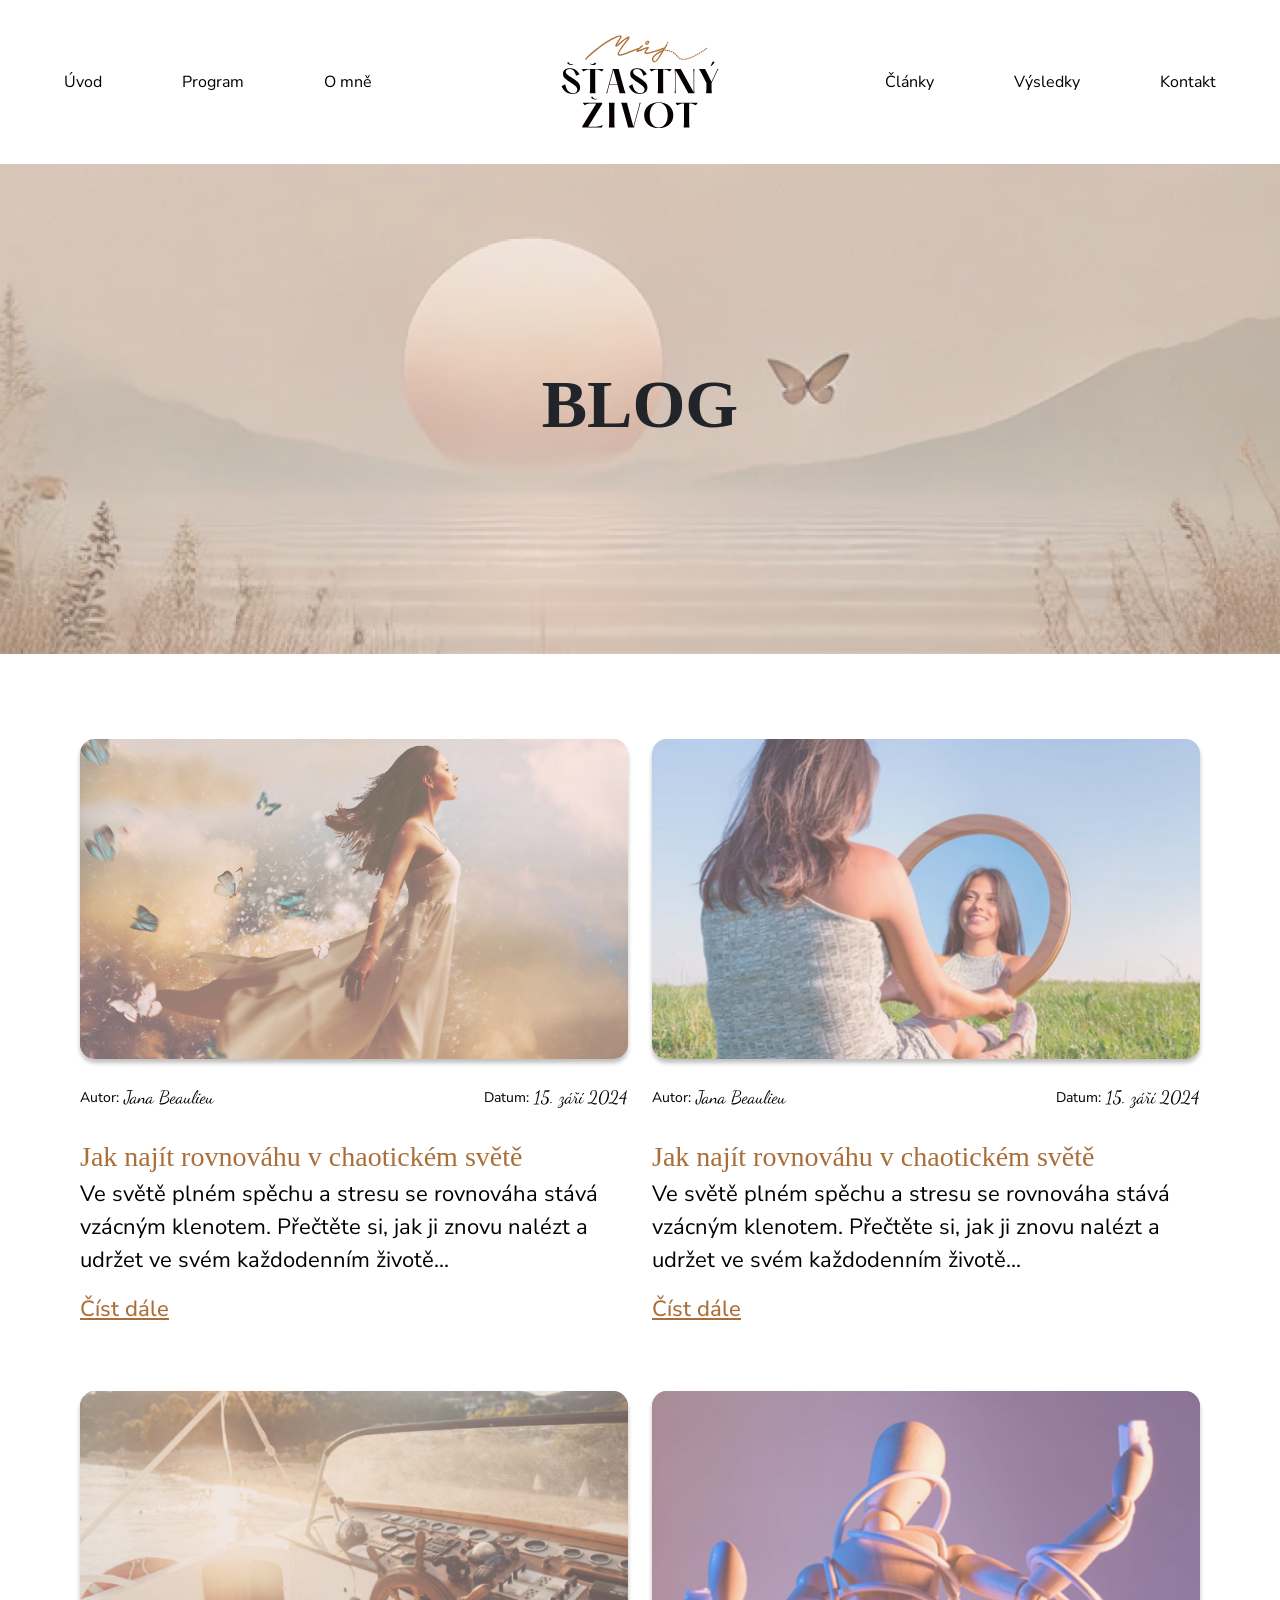
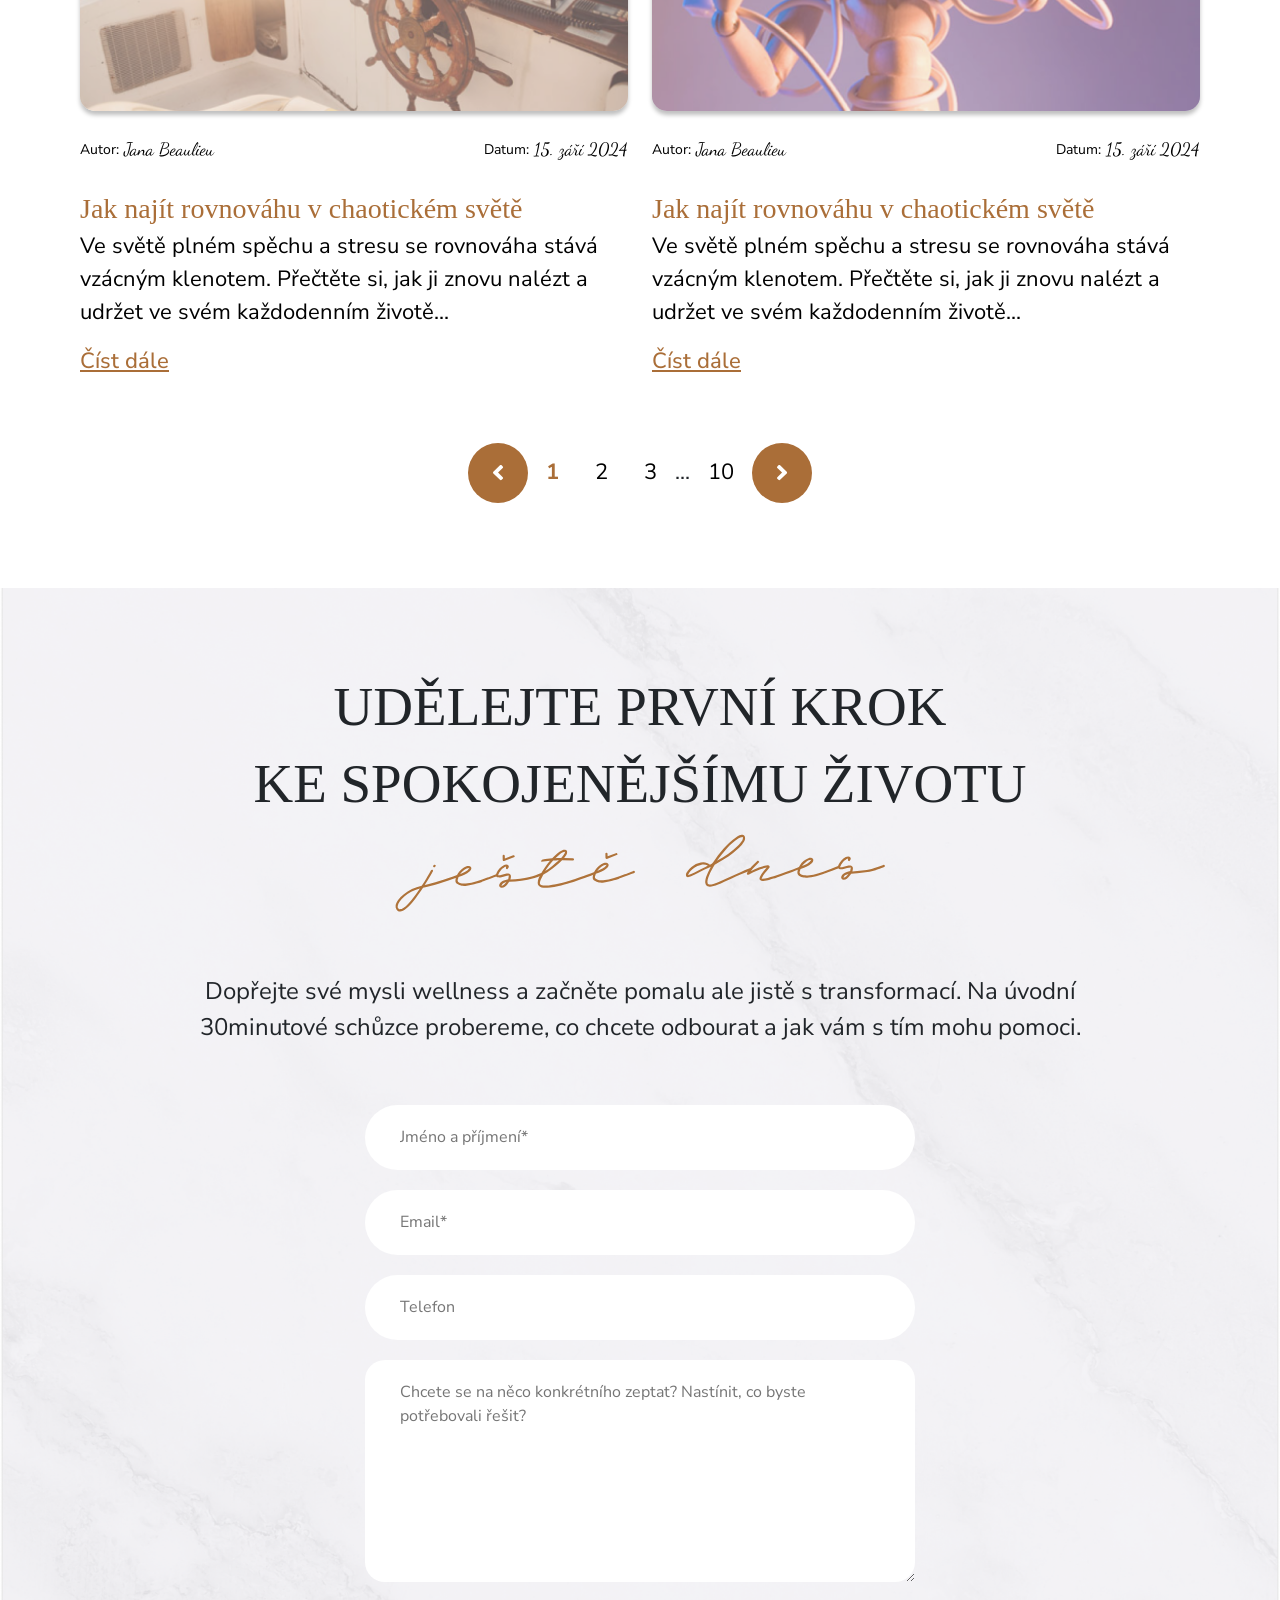
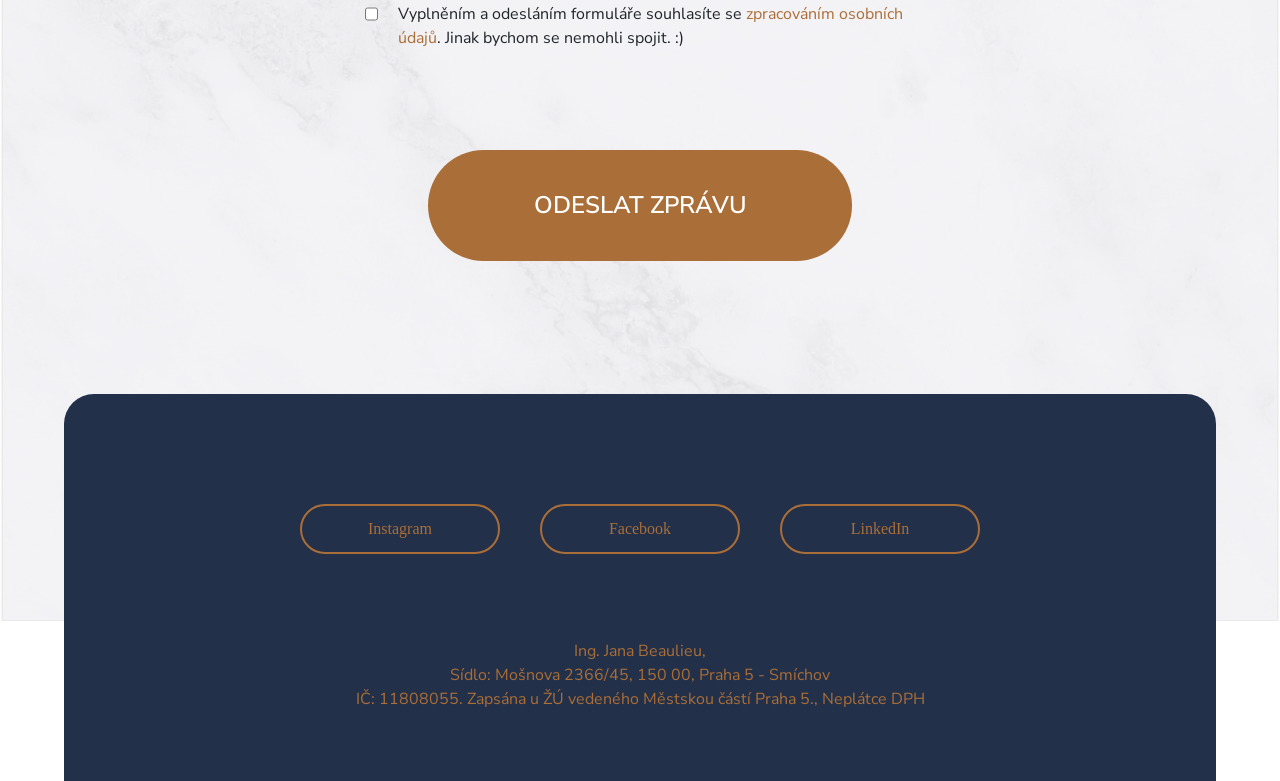
<file: app/blog.html>
<!DOCTYPE html>
<html lang="en">
<head>
	<meta charset="utf-8">
    <meta name="viewport" content="width=device-width, initial-scale=1">
	<meta http-equiv="X-UA-Compatible" content="ie=edge">
	<title>Title</title>
	<link rel="preconnect" href="https://fonts.googleapis.com">

<link rel="preconnect" href="https://fonts.googleapis.com">
<link rel="preconnect" href="https://fonts.gstatic.com" crossorigin>
<link href="https://fonts.googleapis.com/css2?family=Dancing+Script:wght@400..700&family=Nunito+Sans:ital,opsz,wght@0,6..12,200..1000;1,6..12,200..1000&display=swap" rel="stylesheet">
<link href="https://db.onlinewebfonts.com/c/3147420f5573b22000d1e233cae7cdc9?family=PP+Hatton" rel="stylesheet">

	<link rel="stylesheet" href="https://stackpath.bootstrapcdn.com/bootstrap/5.0.0-alpha1/css/bootstrap.min.css" integrity="sha384-r4NyP46KrjDleawBgD5tp8Y7UzmLA05oM1iAEQ17CSuDqnUK2+k9luXQOfXJCJ4I" crossorigin="anonymous">
	<link rel="stylesheet" href="css/style.min.css">
</head>
<body>


	
<!-- start header -->
<header class="header">
	<div class="container">

		<div class="logo">
			<a href="index.html">
				<img src="img/logo.svg" alt="">
			</a>
		</div>

		<div class="menu-btn">
			<div class="menu-row"></div>
			<div class="menu-row"></div>
			<div class="menu-row"></div>
		</div>

		<div class="menu">
			<div class="menu__col">
				<ul>

					<li>
						<a href="">
							Úvod 
						</a>
					</li>

					<li>
						<a href="">
							Program  
						</a>
					</li>

					<li>
						<a href="">
							O mně 
						</a>
					</li>

				</ul>
			</div>
			<div class="menu__col">
				<ul>

					<li>
						<a href="">
							Články  
						</a>
					</li>

					<li>
						<a href="">
							Výsledky  
						</a>
					</li>

					<li>
						<a href="">
							Kontakt  
						</a>
					</li>

				</ul>
			</div>
		</div>
		
	</div>
</header>
<!-- end header -->

<!-- start blog main screen -->
<section class="blog-main-screen">
	<div class="container">
		<h1 class="h1">
			BLOG
		</h1>
	</div>
</section>
<!-- end blog main screen -->

<!-- start blog content -->
<section class="blog-content">
	<div class="container">
		<div class="row">

			<div class="col-lg-6">

				<a href="article.html" class="blog__item">

					<div class="blog__item-img-wrapper">
						<img src="img/blog1.png" alt="" class="blog__item-img">
					</div>

					<div class="blog__item-header">

						<div class="blog__item-left">
							<div class="blog__item-header-title">
								Autor:
							</div>

							<div class="blog__item-author">
								Jana Beaulieu
							</div>
						</div>

						<div class="blog__item-right">

							<div class="blog__item-header-title">
								Datum:
							</div>

							<div class="blog__item-date">
								15. září 2024 
							</div>
						</div>

					</div>

					<div class="blog__item-title">
						Jak najít rovnováhu v chaotickém světě
					</div>

					<p class="blog__item-text">
						Ve světě plném spěchu a stresu se rovnováha stává vzácným klenotem. Přečtěte si, jak ji znovu nalézt a udržet ve svém každodenním životě...
					</p>

					<div class="view-more-btn">
						Číst dále
					</div>

				</a>

			</div>

			<div class="col-lg-6">

				<a href="article.html" class="blog__item">

					<div class="blog__item-img-wrapper">
						<img src="img/blog2.png" alt="" class="blog__item-img">
					</div>

					<div class="blog__item-header">

						<div class="blog__item-left">
							<div class="blog__item-header-title">
								Autor:
							</div>

							<div class="blog__item-author">
								Jana Beaulieu
							</div>
						</div>

						<div class="blog__item-right">

							<div class="blog__item-header-title">
								Datum:
							</div>

							<div class="blog__item-date">
								15. září 2024 
							</div>
						</div>

					</div>

					<div class="blog__item-title">
						Jak najít rovnováhu v chaotickém světě
					</div>

					<p class="blog__item-text">
						Ve světě plném spěchu a stresu se rovnováha stává vzácným klenotem. Přečtěte si, jak ji znovu nalézt a udržet ve svém každodenním životě...
					</p>

					<div class="view-more-btn">
						Číst dále
					</div>

				</a>

			</div>

			<div class="col-lg-6">

				<a href="article.html" class="blog__item">

					<div class="blog__item-img-wrapper">
						<img src="img/blog3.png" alt="" class="blog__item-img">
					</div>

					<div class="blog__item-header">

						<div class="blog__item-left">
							<div class="blog__item-header-title">
								Autor:
							</div>

							<div class="blog__item-author">
								Jana Beaulieu
							</div>
						</div>

						<div class="blog__item-right">

							<div class="blog__item-header-title">
								Datum:
							</div>

							<div class="blog__item-date">
								15. září 2024 
							</div>
						</div>

					</div>

					<div class="blog__item-title">
						Jak najít rovnováhu v chaotickém světě
					</div>

					<p class="blog__item-text">
						Ve světě plném spěchu a stresu se rovnováha stává vzácným klenotem. Přečtěte si, jak ji znovu nalézt a udržet ve svém každodenním životě...
					</p>

					<div class="view-more-btn">
						Číst dále
					</div>

				</a>

			</div>

			<div class="col-lg-6">

				<a href="article.html" class="blog__item">

					<div class="blog__item-img-wrapper">
						<img src="img/blog4.png" alt="" class="blog__item-img">
					</div>

					<div class="blog__item-header">

						<div class="blog__item-left">
							<div class="blog__item-header-title">
								Autor:
							</div>

							<div class="blog__item-author">
								Jana Beaulieu
							</div>
						</div>

						<div class="blog__item-right">

							<div class="blog__item-header-title">
								Datum:
							</div>

							<div class="blog__item-date">
								15. září 2024 
							</div>
						</div>

					</div>

					<div class="blog__item-title">
						Jak najít rovnováhu v chaotickém světě
					</div>

					<p class="blog__item-text">
						Ve světě plném spěchu a stresu se rovnováha stává vzácným klenotem. Přečtěte si, jak ji znovu nalézt a udržet ve svém každodenním životě...
					</p>

					<div class="view-more-btn">
						Číst dále
					</div>

				</a>

			</div>

		</div>

		<!-- start page pagination -->
		<div class="page-pagination__section">
			<div class="container">
				<div class="page-pagination">

					<a href="" class="prev-page">
						<img src="img/prev.svg" alt="">
					</a>

					<a href="" class="page-pagination__link active">
						1
					</a>

					<a href="" class="page-pagination__link">
						2
					</a>

					<a href="" class="page-pagination__link">
						3
					</a>

					...

					<a href="" class="page-pagination__link">
						10
					</a>



					<a href="" class="next-page">
						<img src="img/next.svg" alt="">
					</a>

				</div>
			</div>
		</div>
		<!-- end page pagination -->

	</div>
</section>
<!-- end blog content -->

<!-- start form section -->
<section class="form-section section">
	<div class="container">
		<h2 class="h2">
			Udělejte první krok <br>
			ke spokojenějšímu životu
		</h2>
		<img src="img/text2.svg" alt="" class="form-text">

		<p class="p p-text">
			Dopřejte své mysli wellness a začněte pomalu ale jistě s transformací.
Na úvodní 30minutové schůzce probereme, co chcete odbourat a jak vám s tím mohu pomoci. 
		</p>

		<form action="" class="form">
			<input type="text" placeholder="Jméno a příjmení*" class="input">
			<input type="text" placeholder="Email*" class="input">
			<input type="text" placeholder="Telefon" class="input">
			<textarea name="" id="" placeholder="Chcete se na něco konkrétního zeptat? Nastínit, co byste potřebovali řešit? "></textarea>

			<div class="checkbox-row">
				<input type="checkbox">
				<label for="">Vyplněním a odesláním formuláře souhlasíte se <a href="">zpracováním osobních údajů</a>. Jinak bychom se nemohli spojit. :) </label>
			</div>

			<div class="button-wrapper">
				<div class="program-button">
					odeslat zprávu</div>
			</div>

		</form>
	</div>
</section>
<!-- end form section -->

<footer class="footer">
<div class="container">

	<div class="footer-buttons">
		<a href="">Instagram</a>
		<a href="">Facebook</a>
		<a href="">LinkedIn</a>
	</div>
	<div class="copy">
		<p>Ing. Jana Beaulieu,</p>
		<p>
			Sídlo: Mošnova 2366/45, 150 00, Praha 5 - Smíchov <br>
			IČ: 11808055. Zapsána u ŽÚ vedeného Městskou částí Praha 5., Neplátce DPH
		</p>
	</div>
</div>
</footer>

 <script
  src="https://code.jquery.com/jquery-3.5.1.slim.min.js"
  integrity="sha256-4+XzXVhsDmqanXGHaHvgh1gMQKX40OUvDEBTu8JcmNs="
  crossorigin="anonymous"></script>
	<script src="js/main.js"></script>
</body>
</html>
</file>
<file: app/css/style.min.css>
@font-face{font-family:"Scandilover Script";src:url("../fonts/scandilover-script/Scandilover Script.eot");src:url("../fonts/scandilover-script/Scandilover Script.eot?#iefix") format("embedded-opentype"),url("../fonts/scandilover-script/Scandilover Script.woff") format("woff"),url("../fonts/scandilover-script/Scandilover Script.ttf") format("truetype");font-style:normal;font-weight:normal}body{font-family:"Nunito Sans",serif}h1{font-family:"PP Hatton"}.container{margin-left:auto;margin-right:auto;width:1300px;max-width:90vw;padding-left:0;padding-right:0}.header{padding-top:70px;padding-bottom:70px;position:relative}.header .container{display:-webkit-box;display:-ms-flexbox;display:flex;-webkit-box-align:center;-ms-flex-align:center;align-items:center}.menu{width:100%;display:-webkit-box;display:-ms-flexbox;display:flex;-webkit-box-pack:justify;-ms-flex-pack:justify;justify-content:space-between}.menu ul{padding:0;margin:0;list-style:none;display:-webkit-box;display:-ms-flexbox;display:flex;-webkit-box-align:center;-ms-flex-align:center;align-items:center}.menu ul li{margin-right:80px}.menu ul li:last-child{margin-right:0}.menu ul a{text-decoration:none;color:#000;font-size:16px}.logo{position:absolute;top:50%;left:50%;-webkit-transform:translateX(-50%) translateY(-50%);-ms-transform:translateX(-50%) translateY(-50%);transform:translateX(-50%) translateY(-50%);display:block}.logo img{width:160px}.menu-btn{display:none}.main-screen__img{width:100%}.main-screen__content{position:relative}.main-screen__content-wrapper{position:absolute;top:68px;left:0;width:100%;height:100%;z-index:999}.signature__img{margin-left:auto;margin-right:0;display:block;margin-top:-120px}.main-screen__btn{display:-webkit-box;display:-ms-flexbox;display:flex;-webkit-box-pack:center;-ms-flex-pack:center;justify-content:center;-webkit-box-align:center;-ms-flex-align:center;align-items:center;margin-left:auto;margin-right:auto;margin-top:65px;color:#fff;font-size:18px;border:2px solid #fff;border-radius:40px;width:180px;height:40px;text-decoration:none}.main-screen__btn:hover{color:#fff}.main-screen__title{text-transform:uppercase;margin-top:230px;text-align:center;font-size:75px;font-family:"PP Hatton";margin-left:-150px}.item{text-align:center}.item__icon{width:90px;height:90px;border-radius:50%;display:-webkit-box;display:-ms-flexbox;display:flex;-webkit-box-pack:center;-ms-flex-pack:center;justify-content:center;-webkit-box-align:center;-ms-flex-align:center;align-items:center;background:#aa6e38;margin-left:auto;margin-right:auto}.item__icon img{max-width:50%;max-height:50%}.items-section{padding-top:160px;padding-bottom:200px}.item__title{margin-top:20px;font-family:"PP Hatton";font-size:22px;margin-left:auto;margin-right:auto;max-width:100%}.program-section{background:#f1f0f4;background-image:url("../img/bg.svg");background-repeat:no-repeat;background-position:top 100px right;background-size:330px}.program-section__content{padding-top:100px}.program-row{display:-webkit-box;display:-ms-flexbox;display:flex;-webkit-box-align:center;-ms-flex-align:center;align-items:center;-webkit-box-pack:center;-ms-flex-pack:center;justify-content:center;-webkit-transform:translateY(-50%);-ms-transform:translateY(-50%);transform:translateY(-50%)}.program-row .row{display:-webkit-box;display:-ms-flexbox;display:flex;-webkit-box-align:center;-ms-flex-align:center;align-items:center}.program-row img{height:90px;margin-left:20px;margin-right:20px}.program-button{height:111px;background:#223049;color:#fff;width:424px;max-width:100%;border-radius:100px;display:-webkit-box;display:-ms-flexbox;display:flex;-webkit-box-pack:center;-ms-flex-pack:center;justify-content:center;-webkit-box-align:center;-ms-flex-align:center;align-items:center;font-size:24px;text-transform:uppercase;font-weight:600}.h2{font-size:55px;font-family:"PP Hatton";text-transform:uppercase;text-align:center;line-height:1.4}.h2-xs{font-size:42px}.sub-title{color:#aa6e38;font-family:"PP Hatton";font-size:30px;text-align:center}.program-content-row{margin-top:0}.program__photo{max-width:100%;position:relative;top:133px}.program-item__icon{min-width:45px;margin-right:37px}.program-list{padding-left:40px}.program-item{margin-bottom:40px;display:-webkit-box;display:-ms-flexbox;display:flex;-webkit-box-align:start;-ms-flex-align:start;align-items:flex-start}.program-list{margin-top:150px}.program-item__text{font-size:24px;font-family:"PP Hatton"}.heart-img{position:absolute;bottom:-28vw;left:-1vw;width:50vw}.program-section{position:relative}.program__photo-wrapper{position:relative}.section{padding-top:80px;padding-bottom:80px}.text-section{padding-top:370px;text-align:center}.p{font-size:24px}.text-section p{width:930px;max-width:100%;margin-left:auto;margin-right:auto;margin-top:30px}.cta__content{width:100%;padding-top:156px;background:url("../img/bg.png");background-size:104%;border-radius:30px;background-position:center;padding-left:30px;padding-right:30px;color:#fff;text-align:center}.cta__content p{width:930px;max-width:100%;margin-left:auto;margin-right:auto;padding-bottom:80px}.cta__header-row{display:-webkit-box;display:-ms-flexbox;display:flex;-webkit-box-pack:center;-ms-flex-pack:center;justify-content:center}.cta-img{width:200px;margin-left:30px;margin-right:30px}.cta-button{background:#aa6e38;color:#fff;width:874px;max-width:100%;display:-webkit-box;display:-ms-flexbox;display:flex;-webkit-box-pack:center;-ms-flex-pack:center;justify-content:center;-webkit-box-align:center;-ms-flex-align:center;align-items:center;margin-left:auto;margin-right:auto;height:86px;font-size:22px;text-transform:uppercase;border-radius:100px;-webkit-transform:translateY(50%);-ms-transform:translateY(50%);transform:translateY(50%)}.col-section{padding-top:160px}.col-item{text-align:center;margin-top:100px}.col-item p{width:430px;max-width:100%;margin-left:auto;margin-right:auto;margin-top:24px}.col-item__num{width:75px;height:75px;border-radius:50%;background:#aa6e38;color:#fff;display:-webkit-box;display:-ms-flexbox;display:flex;-webkit-box-pack:center;-ms-flex-pack:center;justify-content:center;-webkit-box-align:center;-ms-flex-align:center;align-items:center;font-style:italic;font-size:40px;margin-left:auto;margin-right:auto;margin-bottom:22px}.h3{font-size:30px;font-family:"PP Hatton";color:#aa6e38}.text-img{width:300px;max-width:100%}.text-section--2{padding-top:160px}.grey-section .program-row{-webkit-transform:translateY(50%);-ms-transform:translateY(50%);transform:translateY(50%)}.grey-section .text-img{display:block;margin-left:auto;margin-right:auto;margin-bottom:60px}.p-text{width:930px;max-width:100%;margin-left:auto;margin-right:auto;text-align:center}.about-img{width:100%}.about-wrapper__content{position:absolute;top:0;left:0;width:100%;height:100%;display:-webkit-box;display:-ms-flexbox;display:flex;-webkit-box-orient:vertical;-webkit-box-direction:normal;-ms-flex-direction:column;flex-direction:column;-webkit-box-align:end;-ms-flex-align:end;align-items:flex-end}.about-wrapper__content .program-list{width:50%;color:#aa6e38;padding-top:130px}.about-wrapper__content .program-item__text{font-size:26px}.about-wrapper{position:relative}.img-name{width:500px;max-width:100%}.p-padding{padding-top:100px;padding-bottom:100px}.button-wrapper{display:-webkit-box;display:-ms-flexbox;display:flex;-webkit-box-pack:center;-ms-flex-pack:center;justify-content:center;-webkit-box-align:center;-ms-flex-align:center;align-items:center;padding-top:100px;padding-bottom:60px}.form-section{background:url("../img/form-bg.png");background-size:cover;background-position:center;padding-bottom:300px}.form-section .program-button{background:#aa6e38}.form-text{width:500px;max-width:90%;margin-left:auto;margin-right:auto;display:block;margin-bottom:60px}.input{display:block;background:#fff;border-radius:50px;width:100%;margin-bottom:20px;height:65px;border:none;padding-left:35px;padding-right:35px}textarea{display:block;background:#fff;border-radius:20px;width:100%;margin-bottom:20px;height:222px;border:none;padding-left:35px;padding-right:35px;padding-top:20px;padding-bottom:20px}.form{width:550px;max-width:100%;margin-left:auto;margin-right:auto;margin-top:60px}.checkbox-row{display:-webkit-box;display:-ms-flexbox;display:flex;-webkit-box-align:start;-ms-flex-align:start;align-items:flex-start}.checkbox-row a{color:#aa6e38;text-decoration:none}.checkbox-row input{margin-top:2px;width:20px;height:20px;margin-right:20px}.footer .container{background:#223049;border-top-left-radius:30px;border-top-right-radius:30px;padding-top:110px;padding-bottom:70px;color:#aa6e38;padding-left:30px;padding-right:30px;text-align:center}.footer{margin-top:-227px}.footer p{margin-bottom:0}.footer-buttons{display:-webkit-box;display:-ms-flexbox;display:flex;-webkit-box-pack:center;-ms-flex-pack:center;justify-content:center;margin-bottom:85px}.footer-buttons a{display:-webkit-box;display:-ms-flexbox;display:flex;-webkit-box-pack:center;-ms-flex-pack:center;justify-content:center;-webkit-box-align:center;-ms-flex-align:center;align-items:center;border:2px solid #aa6e38;color:#aa6e38;width:200px;height:50px;text-decoration:none;border-radius:50px;margin:0 20px;font-family:"PP Hatton"}.menu{z-index:999}.s-text{font-family:"Dancing Script",cursive;color:#e3d3cf;font-size:72px}.blog-main-screen{text-align:center;padding-top:200px;padding-bottom:200px;background:url("../img/blog-bg.png");background-size:cover;background-position:center;position:relative}.blog-main-screen .container{position:relative;z-index:11}.blog-main-screen .h1{font-size:68px;font-weight:700}.blog-main-screen:before{content:"";width:100%;height:100%;position:absolute;top:0;left:0;width:100%;height:100%;background:rgba(237,212,205,.4);z-index:9}.blog-content{padding-top:85px;padding-bottom:85px}.blog__item-img-wrapper{width:100%;height:320px;overflow:hidden;border-radius:15px;-webkit-box-shadow:0 4px 4px 0 rgba(0,0,0,.25);box-shadow:0 4px 4px 0 rgba(0,0,0,.25);position:relative}.blog__item-img-wrapper img{width:100%;height:100%;-o-object-fit:cover;object-fit:cover;-o-object-position:center;object-position:center}.blog__item-img-wrapper:after{content:"";position:absolute;top:0;left:0;width:100%;height:100%;background:rgba(237,212,205,.4);z-index:9}.blog__item-header{display:-webkit-box;display:-ms-flexbox;display:flex;-webkit-box-pack:justify;-ms-flex-pack:justify;justify-content:space-between;-webkit-box-align:center;-ms-flex-align:center;align-items:center}.blog__item-header{padding-top:25px;padding-bottom:25px}.blog__item-left,.blog__item-right{display:-webkit-box;display:-ms-flexbox;display:flex;-webkit-box-align:center;-ms-flex-align:center;align-items:center}.blog__item-header-title{font-size:14px;padding-right:5px}.blog__item-date,.blog__item-author{font-size:18px;font-family:"Dancing Script",cursive}.blog__item-title{font-family:"PP Hatton";color:#aa6e38;font-size:28px}.blog-content .container{width:1120px;max-width:90vw}.blog__item-text{font-size:22px}.blog__item{color:#000;text-decoration:none;display:block;-webkit-transition:all .4s;-o-transition:all .4s;transition:all .4s}.blog__item-img{-webkit-transition:all .4s;-o-transition:all .4s;transition:all .4s}.blog__item:hover{color:rgba(0,0,0,.8);text-decoration:none}.blog__item:hover .blog__item-img{-webkit-transform:scale(1.1);-ms-transform:scale(1.1);transform:scale(1.1)}.view-more-btn:hover{opacity:.8}.view-more-btn{font-size:22px;font-weight:500;text-decoration:underline;color:#aa6e38}.blog-content .col-lg-6{margin-bottom:65px}.page-pagination{display:-webkit-box;display:-ms-flexbox;display:flex;-webkit-box-pack:center;-ms-flex-pack:center;justify-content:center;-webkit-box-align:center;-ms-flex-align:center;align-items:center}.prev-page,.next-page{width:60px;height:60px;background:#aa6e38;border-radius:50%;display:-webkit-box;display:-ms-flexbox;display:flex;-webkit-box-pack:center;-ms-flex-pack:center;justify-content:center;-webkit-box-align:center;-ms-flex-align:center;align-items:center}.page-pagination__link{padding:10px;margin:0 8px;text-decoration:none;color:#000;-webkit-transition:all .3s;-o-transition:all .3s;transition:all .3s}.page-pagination__link:hover{color:#000}.page-pagination{font-size:22px}.page-pagination__link.active{color:#aa6e38;font-weight:700}.prev-page:hover,.next-page:hover{opacity:.9}.article .container{width:1120px;max-width:90vw}.article-cover__wrapper{width:100%;height:312px;position:relative;border-radius:15px;display:block;margin-top:15px;margin-bottom:15px;display:block;overflow:hidden}.article-cover__wrapper img{width:100%;height:100%;-o-object-fit:cover;object-fit:cover;-o-object-position:center;object-position:center}.article-cover__wrapper:after{content:"";position:absolute;top:0;left:0;width:100%;height:100%;background:rgba(237,212,205,.4);z-index:9;display:block}.article__header{padding-top:15px;padding-bottom:15px}.article__header .blog__item-header-title{font-size:18px}.article__header .blog__item-date,.article__header .blog__item-author{font-size:24px}.article-title{color:#aa6e38;font-family:"PP Hatton";font-size:60px;line-height:1.2;margin-top:15px;margin-bottom:20px}.article-text{font-size:22px}.article-footer{display:-webkit-box;display:-ms-flexbox;display:flex;-webkit-box-pack:justify;-ms-flex-pack:justify;justify-content:space-between;-webkit-box-align:center;-ms-flex-align:center;align-items:center;padding-top:60px;padding-bottom:100px}.prev-article,.next-article{background:#aa6e38;font-size:22px;color:#fff;padding:15px 20px;cursor:pointer;border-radius:50px;display:-webkit-box;display:-ms-flexbox;display:flex;-webkit-box-align:center;-ms-flex-align:center;align-items:center;-webkit-box-pack:center;-ms-flex-pack:center;justify-content:center;width:235px;-webkit-transition:all .4s;-o-transition:all .4s;transition:all .4s}.prev-article img,.next-article img{display:block}.prev-article img{margin-right:15px}.next-article img{margin-left:15px}.prev-article:hover,.next-article:hover{opacity:.9}@media only screen and (max-width: 1400px){.main-screen__title{margin-left:6vw;text-align:left;font-size:5.5vw}.main-screen__title{margin-top:15vw}.main-screen__btn{margin-top:4.5vw}.signature__img{width:65vw;margin-top:-8vw}.main-screen__content-wrapper{top:5vw}}@media only screen and (max-width: 1200px){.menu ul li{margin-right:40px}.menu ul li:last-child{margin-right:0}}@media only screen and (max-width: 992px){.menu{display:none}.logo{position:static;-webkit-transform:translate(0);-ms-transform:translate(0);transform:translate(0)}.header{padding-top:15px;padding-bottom:15px}.menu-btn{display:block;cursor:pointer}.menu-row{width:25px;height:3px;margin-bottom:4px;background:#000;display:block;border-radius:10px;-webkit-transition:all .3s;-o-transition:all .3s;transition:all .3s}.menu-row:last-child{margin-bottom:0}.header .container{display:-webkit-box;display:-ms-flexbox;display:flex;-webkit-box-pack:justify;-ms-flex-pack:justify;justify-content:space-between;-webkit-box-align:center;-ms-flex-align:center;align-items:center}.menu-btn.active .menu-row:last-child{display:none}.menu-btn.active .menu-row:first-child{-webkit-transform:rotate(45deg);-ms-transform:rotate(45deg);transform:rotate(45deg);margin-bottom:0;position:relative;top:3px}.menu-btn.active .menu-row:nth-child(2){-webkit-transform:rotate(-45deg);-ms-transform:rotate(-45deg);transform:rotate(-45deg)}.menu.active{display:block;position:absolute;top:100%;left:0;width:100vw;background:#fff;z-index:9999}.menu{min-height:100vh;padding-top:30px}.menu li{padding-top:15px;padding-bottom:15px}.menu ul{display:-webkit-box;display:-ms-flexbox;display:flex;-webkit-box-orient:vertical;-webkit-box-direction:normal;-ms-flex-direction:column;flex-direction:column;-webkit-box-align:start;-ms-flex-align:start;align-items:flex-start;padding-left:10vw;padding-right:10vw}.items-section{padding-top:80px}.item{margin-bottom:60px}.program-row img{display:block;margin-left:auto;margin-right:auto}.program-button{margin-left:auto;margin-right:auto;margin-top:15px;margin-bottom:15px;margin-left:auto;margin-right:auto}.program-section__content{padding-top:0}.blog__item-img-wrapper{height:50vw}}@media only screen and (max-width: 768px){.logo img{max-width:100px}.main-screen__btn{margin-left:5vw;width:135px;height:30px;font-size:16px}.main-screen__title{margin-top:6vw;font-size:7.5vw;width:50vw}.signature__img{margin-left:2vw;margin-right:auto}.h2{font-size:36px}.h2 br{display:none}.program-section__content{margin-top:-60px}.program__photo{top:0;margin-top:30px}.sub-title{font-size:24px}.program-list{margin-top:60px}.program-list{padding-left:0}.program-item__icon{margin-right:15px}.program-item__text{font-size:20px}.heart-img{width:98vw;bottom:-38vw}.program-section{padding-bottom:50px}.text-section{padding-top:140px}.about-wrapper__content{position:static;width:100%}.footer-buttons{-webkit-box-orient:vertical;-webkit-box-direction:normal;-ms-flex-direction:column;flex-direction:column;-webkit-box-align:center;-ms-flex-align:center;align-items:center;margin-bottom:40px}.footer-buttons a{margin-bottom:25px}.footer .container{padding-top:80px}.h2{font-size:32px}.about-wrapper__content .program-list{width:100%;padding-top:0}.cta__header .h2{font-size:22px}.cta-img{min-width:50px;margin-left:5px;margin-right:5px}.cta__content{padding-top:80px}.cta__content p{padding-bottom:0}.cta-button{font-size:18px}.cta{padding-top:0;padding-bottom:0}.grey-section{padding-top:150px}.grey-section .p-padding{padding-bottom:0}.grey-section .program-row{-webkit-transform:translateY(0);-ms-transform:translateY(0);transform:translateY(0)}.col-section{padding-top:80px;padding-bottom:80px}.article-title{font-size:30px}.article__header .blog__item-header-title{font-size:14px}.article__header .blog__item-date,.article__header .blog__item-author{font-size:16px}.article-cover__wrapper{height:50vw}.article-text{font-size:16px}.prev-article,.next-article{font-size:14px}.next-article img{margin-left:10px}.prev-article img{margin-right:10px}.prev-article,.next-article{padding-left:15px;padding-right:15px}.article-footer{padding-top:20px;padding-bottom:80px}.prev-article,.next-article{width:48%}}@media only screen and (max-width: 480px){.blog-main-screen .h1{font-size:15vw}.blog-main-screen{padding-top:33vw;padding-bottom:20vw}.blog-content{padding-top:60px;padding-bottom:60px}.blog__item-img-wrapper{height:55vw}.blog__item-header{padding-top:0px;padding-bottom:15px}.blog__item-title{font-size:22px}.blog__item-text{font-size:16px}.blog__item-date,.blog__item-author{font-size:16px}.view-more-btn{font-size:16px}.blog-content .col-lg-6{margin-bottom:50px}.prev-page,.next-page{width:45px;height:45px}.prev-page img,.next-page img{max-width:35%}.page-pagination{font-size:18px}.page-pagination__link{padding:5px}}
</file>
